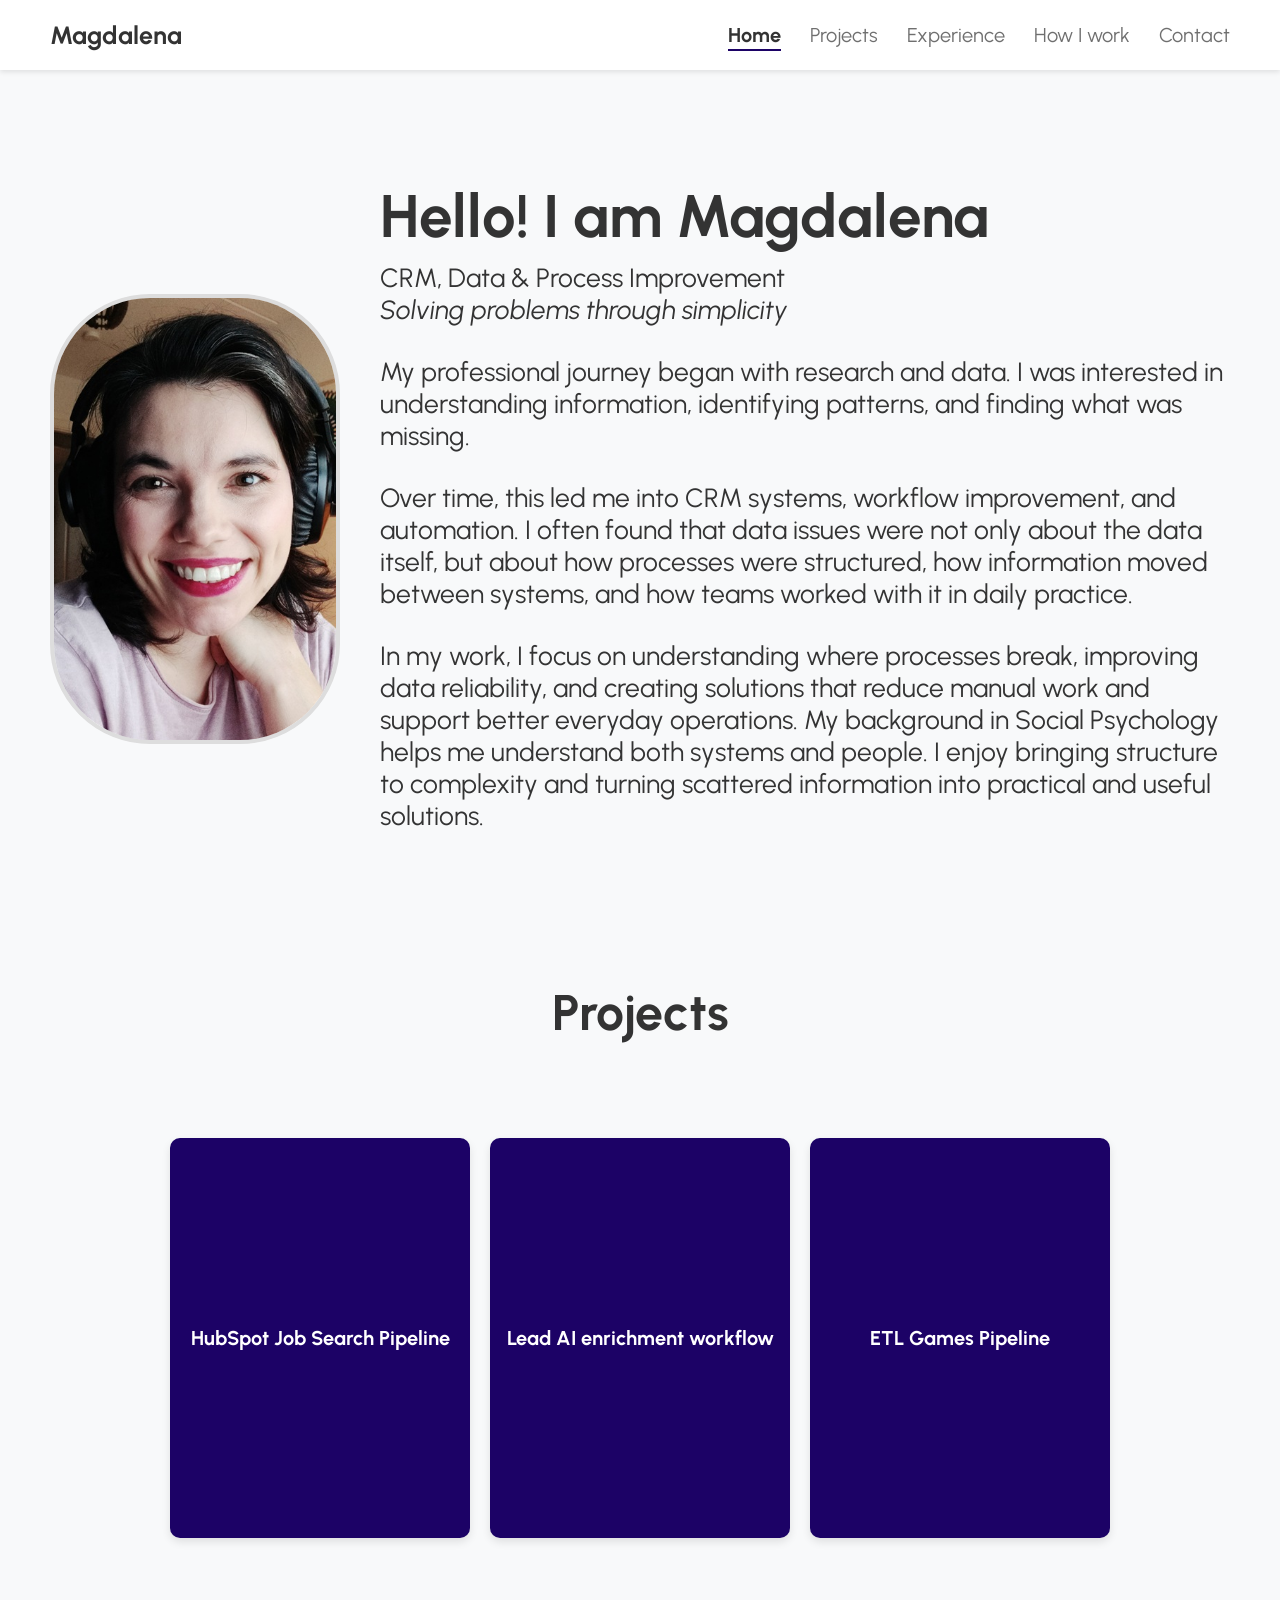
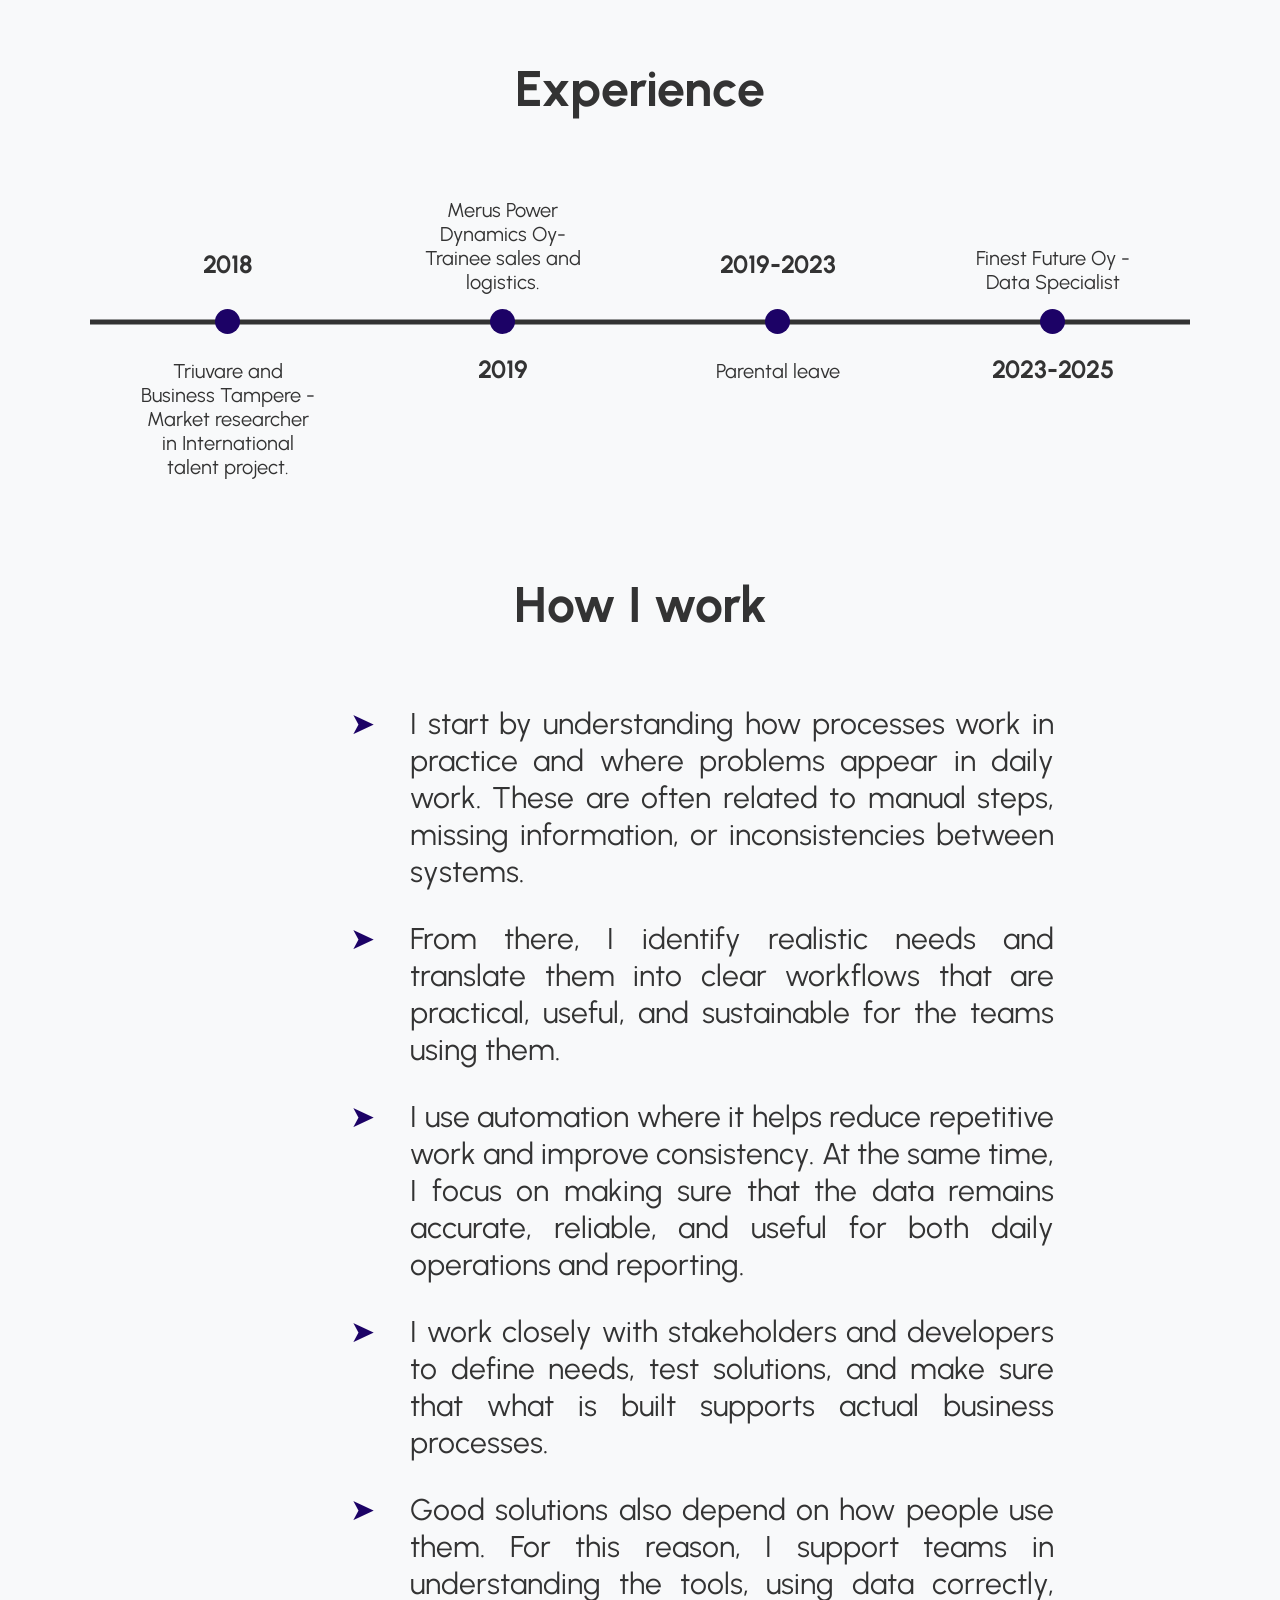
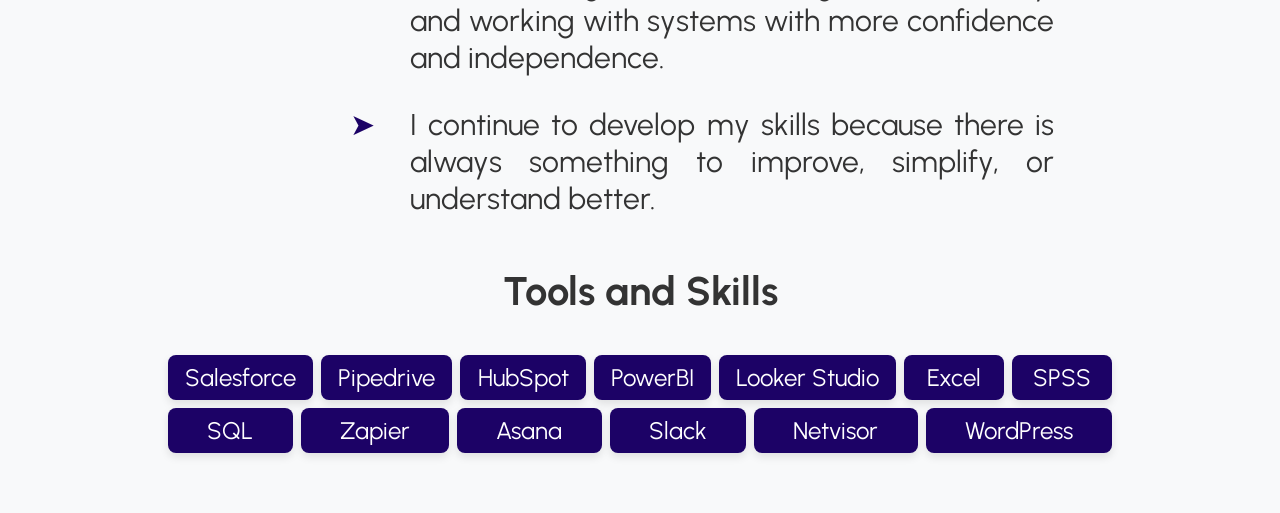
<file: index.html>
<!DOCTYPE html>
<html lang="eng">
<head>
  <meta charset="UTF-8">
  <meta name="viewport" content="width=device-width, initial-scale=1.0">
  <meta name="description" content="Magdalena's personal portfolio - CRM operations and data projects">
  <title>Magdalena portfolio</title>
  <link href="style.css" rel="stylesheet">
  <link rel="stylesheet" href="https://cdnjs.cloudflare.com/ajax/libs/font-awesome/6.5.0/css/all.min.css">
</head>

<body>
  <script type="text/javascript">
      function nocontext(e) {
        var clickedTag = (e==null) ? event.srcElement.tagName : e.target.tagName;
        if (clickedTag == "IMG")
          return false;
      }
      document.oncontextmenu = nocontext;
  </script>
  <!-- Navigation -->
  <header>
    <a href="#" class="logo">Magdalena</a>
    <nav>
      <a href="#" class="active">Home</a>
      <a href="#Projects">Projects</a>
      <a href="#Experience">Experience</a>
      <a href="#Skills">How I work</a>
      <a href="Contact.html">Contact</a>
    </nav>
  </header>

  <!-- MAIN -->
  <main>
    <section class="home">
     <div class="home-img">
        <img src="assets/Portfolio-Photo.jpg" alt="Magdalena photo" draggable="false">
      </div>
      <div class="home-content">
        <h1>Hello! I am Magdalena</h1>
        <p>CRM, Data & Process Improvement <br><em>Solving problems through simplicity</em></p>
        <p>My professional journey began with research and data. I was interested in understanding information, identifying patterns, and finding what was missing.</p> 
          <p>Over time, this led me into CRM systems, workflow improvement, and automation. I often found that data issues were not only about the data itself, but about how processes were structured, how information moved between systems, and how teams worked with it in daily practice.</p>
          <p>In my work, I focus on understanding where processes break, improving data reliability, and creating solutions that reduce manual work and support better everyday operations.
          My background in Social Psychology helps me understand both systems and people. I enjoy bringing structure to complexity and turning scattered information into practical and useful solutions.</p>
      </div>
    </div>
    </section>

    <section class="Projects" id="Projects">
      <h2>Projects</h2>
      <div class="project-grid">
      <a href="projects/hubspot.html" class="project-card">HubSpot Job Search Pipeline</a>
      <a href="projects\Lead Enrichment workflow.html" class="project-card">Lead AI enrichment workflow</a>
      <a href="projects/ETL Games Pipeline.html" class="project-card">ETL Games Pipeline</a>   
  </div>
    </section>
        
    </section>
      <section class="Experience" id="Experience">
        <h2>Experience</h2>
    <div class="timeline">
  <div class="item top">
    <div class="date">2018</div>
    <div class="dot"></div>
    <div class="desc">Triuvare and Business Tampere - Market researcher in International talent project. </div>
  </div>

  <div class="item bottom">
    <div class="desc">Merus Power Dynamics Oy- Trainee sales and logistics.</div>
    <div class="dot"></div>
    <div class="date">2019</div>
  </div>

  <div class="item top">
    <div class="date">2019-2023</div>
    <div class="dot"></div>
    <div class="desc">Parental leave</div>
  </div>

  <div class="item bottom">
    <div class="desc">Finest Future Oy - Data Specialist</div>
    <div class="dot"></div>
    <div class="date">2023-2025</div>
  </div>
</div>

    </section>

    <section class="Skills" id="Skills">
        <h2>How I work</h2>
                  <ul>
                  <li>I start by understanding how processes work in practice and where problems appear in daily work. 
                      These are often related to manual steps, missing information, or inconsistencies between systems.</li>
                  <li>From there, I identify realistic needs and translate them into clear workflows that are practical, useful, and sustainable for the teams using them.</li>
                  <li>I use automation where it helps reduce repetitive work and improve consistency. 
                      At the same time, I focus on making sure that the data remains accurate, reliable, and useful for both daily operations and reporting.</li>
                  <li>I work closely with stakeholders and developers to define needs, test solutions, and make sure that what is built supports actual business processes.</li>
                  <li>Good solutions also depend on how people use them. 
                      For this reason, I support teams in understanding the tools, using data correctly, and working with systems with more confidence and independence.</li>
                  <li>I continue to develop my skills because there is always something to improve, simplify, or understand better.</li>
                  </ul>
                  
        <div class="IT-skills">
          <h3>Tools and Skills</h3>
          <div class="tool-windows">
          <div class="tool-card">Salesforce</div>
          <div class="tool-card">Pipedrive</div>
          <div class="tool-card">HubSpot</div>
          <div class="tool-card">PowerBI</div>
          <div class="tool-card">Looker Studio</div>
          <div class="tool-card">Excel</div>
          <div class="tool-card">SPSS</div>
          <div class="tool-card">SQL</div>
          <div class="tool-card">Zapier</div>
          <div class="tool-card">Asana</div>
          <div class="tool-card">Slack</div>
          <div class="tool-card">Netvisor</div>
          <div class="tool-card">WordPress</div>
        </div>
  </div>
    </section>

  </main>

</body>
</html>
</file>
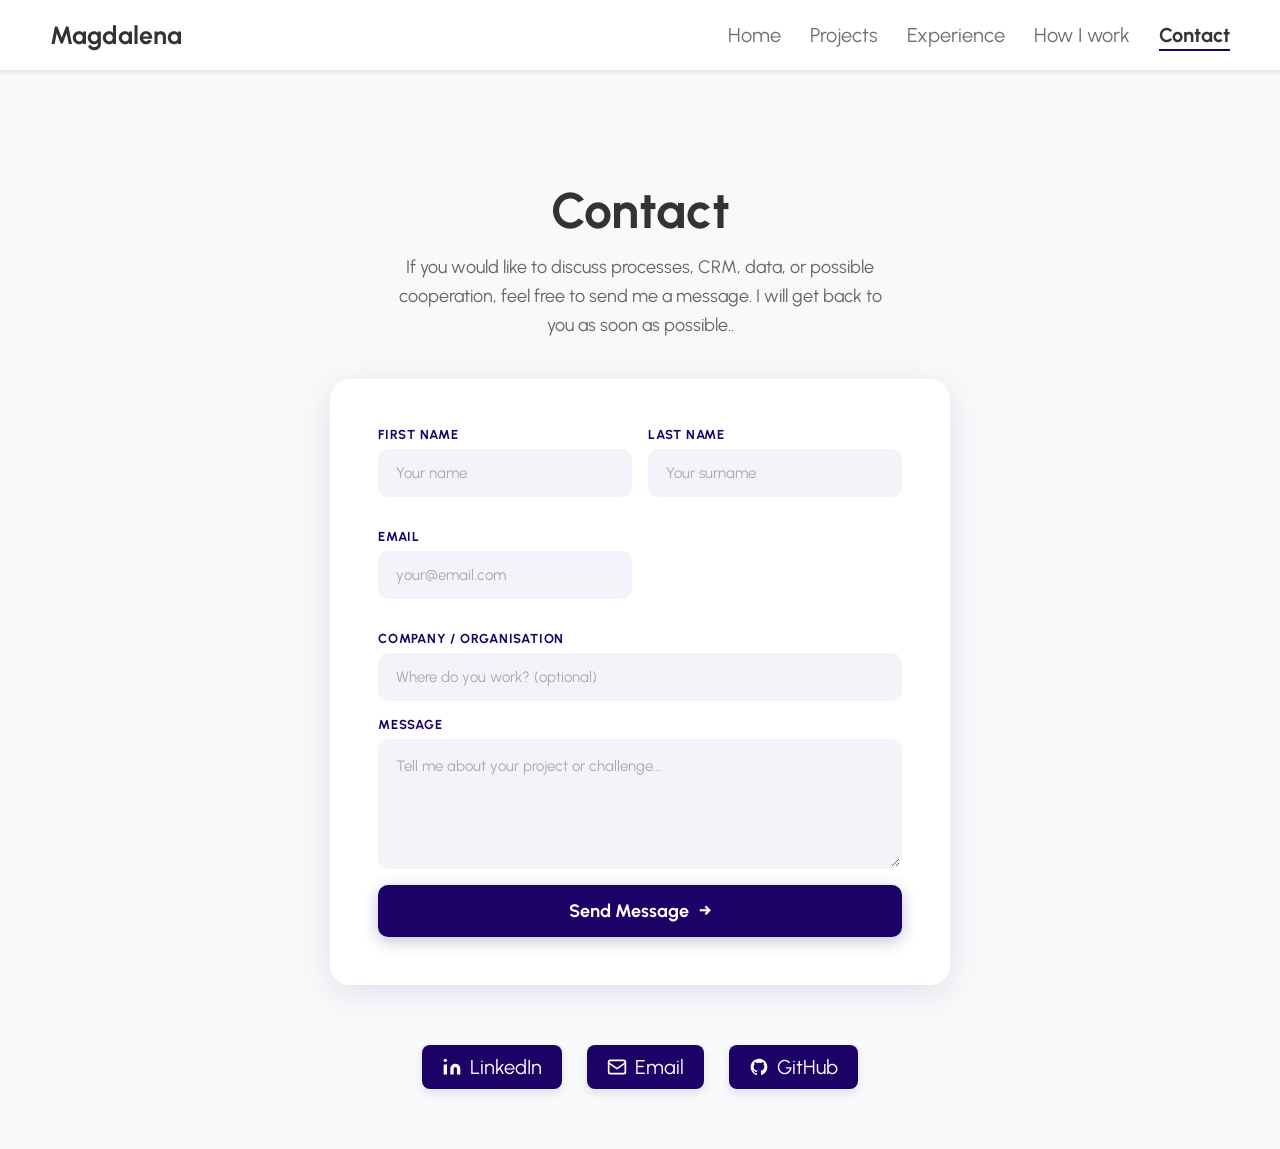
<file: Contact.html>
<!DOCTYPE html>
<html lang="en">
<head>
<meta charset="UTF-8">
<meta name="viewport" content="width=device-width, initial-scale=1.0">
<title>Contact — Magdalena</title>
<link href="https://fonts.googleapis.com/css?family=Urbanist" rel="stylesheet">
<style>
 
:root {
  --base-font: 16px; 
}
 
* {
  margin: 0;
  padding: 0;
  box-sizing: border-box;
  font-family: "Urbanist";
}
 
body {
  background: #f8f9fa;
  color: #333;
  font-size: var(--base-font);
}
 
a {
  text-decoration: none;
  color: inherit;
}
 
 
header {
  width: 100%;
  padding: 20px 50px;
  display: flex;
  justify-content: space-between;
  align-items: center;
  position: fixed;
  top: 0;
  background: white;
  box-shadow: 0 2px 5px rgba(0,0,0,0.1);
  z-index: 100;
}
 
.logo {
  font-size: calc(var(--base-font) * 1.5625);
  font-weight: bold;
}
 
nav a {
  margin-left: calc(var(--base-font) * 1.5625);
  font-size: calc(var(--base-font) * 1.25);
  opacity: .7;
  position: relative;
  padding-bottom: 4px;
  transition: opacity .2s;
}
 
nav a::after {
  content: "";
  position: absolute;
  left: 0;
  bottom: 0;
  width: 0%;
  height: 2px;
  background: #1c0266;
  transition: width .25s;
}
 
nav a:hover,
nav a.active {
  opacity: 1;
  font-weight: bold;
}
 
nav a:hover::after,
nav a.active::after {
  width: 100%;
}
 
main {
  padding-top: 120px;
}
 
.Contact {
  display: flex;
  flex-direction: column;
  align-items: center;
  padding: calc(var(--base-font) * 3.75) calc(var(--base-font) * 3.125);
}
 
.Contact h2 {
  font-size: calc(var(--base-font) * 3.125);
  margin-bottom: calc(var(--base-font) * 0.75);
}
 
.contact-subtitle {
  font-size: calc(var(--base-font) * 1.125);
  color: #666;
  margin-bottom: calc(var(--base-font) * 2.5);
  text-align: center;
  max-width: 500px;
  line-height: 1.6;
}
 
 
.contact-form-card {
  background: white;
  border-radius: 20px;
  box-shadow: 0 8px 32px rgba(28, 2, 102, 0.10);
  padding: 48px;
  width: 100%;
  max-width: 620px;
  margin-bottom: 40px;
}
 
 
.form-row {
  display: grid;
  grid-template-columns: 1fr 1fr;
  gap: 16px;
  margin-bottom: 16px;
}
 
.form-group {
  display: flex;
  flex-direction: column;
  margin-bottom: 16px;
}
 
.form-group label {
  font-size: 13px;
  font-weight: 700;
  color: #1c0266;
  letter-spacing: 0.06em;
  text-transform: uppercase;
  margin-bottom: 7px;
}
 
.form-group input,
.form-group select,
.form-group textarea {
  font-family: "Urbanist";
  font-size: 15px;
  color: #333;
  background: #f4f3f9;
  border: 2px solid transparent;
  border-radius: 10px;
  padding: 13px 16px;
  outline: none;
  transition: border-color 0.2s, background 0.2s;
  width: 100%;
  appearance: none;
  -webkit-appearance: none;
}
 
.form-group select {
  background-image: url("data:image/svg+xml,%3Csvg xmlns='http://www.w3.org/2000/svg' width='12' height='8' viewBox='0 0 12 8'%3E%3Cpath d='M1 1l5 5 5-5' stroke='%231c0266' stroke-width='2' fill='none' stroke-linecap='round'/%3E%3C/svg%3E");
  background-repeat: no-repeat;
  background-position: right 16px center;
  background-color: #f4f3f9;
  padding-right: 40px;
  cursor: pointer;
}
 
.form-group textarea {
  resize: vertical;
  min-height: 130px;
  line-height: 1.6;
}
 
.form-group input:focus,
.form-group select:focus,
.form-group textarea:focus {
  border-color: #1c0266;
  background: #fff;
}
 
.form-group input::placeholder,
.form-group textarea::placeholder {
  color: #aaa;
}
 
.form-group input.valid,
.form-group select.valid,
.form-group textarea.valid {
  border-color: #22c55e;
  background: #f0fdf4;
}
 
.form-group input.invalid,
.form-group select.invalid,
.form-group textarea.invalid {
  border-color: #ef4444;
  background: #fef2f2;
}
.submit-btn {
  font-family: "Urbanist";
  font-size: calc(var(--base-font) * 1.125);
  font-weight: 700;
  color: white;
  background: #1c0266;
  border: none;
  border-radius: 10px;
  padding: 15px 40px;
  width: 100%;
  cursor: pointer;
  box-shadow: 0 4px 16px rgba(28, 2, 102, 0.25);
  transition: transform 0.2s, box-shadow 0.2s, background 0.2s;
  display: flex;
  align-items: center;
  justify-content: center;
  gap: 10px;
  margin-top: 8px;
}
 
.submit-btn:hover {
  transform: translateY(-3px);
  box-shadow: 0 8px 24px rgba(28, 2, 102, 0.35);
  background: #2a0399;
}
 
.submit-btn:active {
  transform: translateY(0);
}
 
.btn-arrow {
  transition: transform 0.2s;
  display: inline-block;
}
 
.submit-btn:hover .btn-arrow {
  transform: translateX(4px);
}
 
 
.error-msg {
  display: none;
  background: #fff0f0;
  border: 1px solid #ffcccc;
  border-radius: 8px;
  padding: 12px 16px;
  font-size: 13px;
  color: #cc0000;
  margin-bottom: 16px;
  text-align: center;
}
 
.success-msg {
  display: none;
  text-align: center;
  padding: 48px 32px;
}
 
.success-icon {
  width: 64px;
  height: 64px;
  background: #1c0266;
  border-radius: 50%;
  display: flex;
  align-items: center;
  justify-content: center;
  margin: 0 auto 20px;
  font-size: 28px;
  color: white;
  animation: popIn 0.4s cubic-bezier(0.175, 0.885, 0.32, 1.275) both;
}
 
@keyframes popIn {
  from { transform: scale(0); opacity: 0; }
  to   { transform: scale(1); opacity: 1; }
}
 
.success-msg h3 {
  font-size: 24px;
  font-weight: 800;
  color: #1c0266;
  margin-bottom: 10px;
}
 
.success-msg p {
  font-size: 15px;
  color: #666;
}
 
 
.spinner {
  display: none;
  width: 18px;
  height: 18px;
  border: 2px solid rgba(255,255,255,0.4);
  border-top-color: white;
  border-radius: 50%;
  animation: spin 0.7s linear infinite;
}
 
@keyframes spin {
  to { transform: rotate(360deg); }
}
 
 
.contact-links {
  display: flex;
  justify-content: center;
  gap: 25px;
  margin-top: 20px;
  flex-wrap: wrap;
}
 
.contact-icon {
  font-size: calc(var(--base-font) * 1.25);
  display: flex;
  align-items: center;
  gap: 8px;
  text-decoration: none;
  color: white;
  padding: 10px 20px;
  border-radius: 8px;
  background: #1c0266;
  box-shadow: 0 4px 8px rgba(0,0,0,0.1);
  transition: .2s;
}
 
.contact-icon:hover {
  transform: translateY(-3px);
  color: white;
}
 
 
@media (max-width: 900px) {
  :root { --base-font: 14px; }
 
  header {
    padding: 15px 25px;
    flex-wrap: wrap;
  }
 
  .contact-form-card {
    padding: 36px 32px;
  }
}
 
@media (max-width: 600px) {
  :root { --base-font: 12px; }
 
  header {
    flex-direction: column;
    align-items: flex-start;
    gap: 8px;
  }
 
  nav a {
    margin-left: 0;
    margin-right: 15px;
  }
 
  .contact-form-card {
    padding: 28px 20px;
    border-radius: 14px;
  }
 
  .form-row {
    grid-template-columns: 1fr;
    gap: 0;
  }
 
  .contact-links {
    gap: 12px;
  }
}
 
</style>
</head>
<body>
 
<header>
  <div class="logo">Magdalena</div>
  <nav>
    <a href="index.html">Home</a>
    <a href="index.html#Projects">Projects</a>
    <a href="index.html#Experience">Experience</a>
    <a href="index.html#Skills">How I work</a>
    <a href="Contact.html" class="active">Contact</a>
  </nav>
</header>
 
<main>
 
<section class="Contact" id="contact">
 
  <h2>Contact</h2>
  <p class="contact-subtitle">If you would like to discuss processes, CRM, data, or possible cooperation, feel free to send me a message. I will get back to you as soon as possible..</p>
 
  <div class="contact-form-card">
 
    <!-- Error message -->
    <div class="error-msg" id="errorMsg">
      Something went wrong. Please try again or email me directly.
    </div>
 
    <!-- FORM -->
    <form id="contactForm">
 
      <div class="form-row">
        <div class="form-group">
          <label for="firstName">First Name</label>
          <input type="text" id="firstName" name="firstName"
            placeholder="Your name" required>
        </div>
        <div class="form-group">
          <label for="lastName">Last Name</label>
          <input type="text" id="lastName" name="lastName"
            placeholder="Your surname" required>
        </div>
        <div class="form-group">
          <label for="email">Email</label>
          <input type="email" id="email" name="email"
            placeholder="your@email.com" required>
        </div>
      </div>
 
      <div class="form-group">
        <label for="company">Company / Organisation</label>
        <input type="text" id="company" name="company"
          placeholder="Where do you work? (optional)">
      </div>
 
      <div class="form-group">
        <label for="message">Message</label>
        <textarea id="message" name="message"
          placeholder="Tell me about your project or challenge..." required></textarea>
      </div>
 
      <button type="submit" class="submit-btn" id="submitBtn">
        <span id="btnText">Send Message</span>
        <span class="btn-arrow" id="btnArrow">→</span>
        <div class="spinner" id="spinner"></div>
      </button>
 
    </form>
 
    <!-- SUCCESS -->
    <div class="success-msg" id="successMsg">
      <div class="success-icon">✓</div>
      <h3>Message sent!</h3>
      <p>Thanks for reaching out. I'll get back to you within 24 hours.</p>
    </div>
 
  </div>
 
  <div class="contact-links">
    <a href="https://www.linkedin.com/in/magdalenafigeland-olechnowicz/" class="contact-icon" target="_blank">
      <svg width="20" height="20" viewBox="0 0 24 24" fill="currentColor">
        <path d="M16 8a6 6 0 016 6v7h-4v-7a2 2 0 00-2-2 2 2 0 00-2 2v7h-4v-7a6 6 0 016-6zM2 9h4v12H2z"/>
        <circle cx="4" cy="4" r="2"/>
      </svg>
      LinkedIn
    </a>
    <a href="mailto:magdalenafigeland@gmail.com" class="contact-icon">
      <svg width="20" height="20" viewBox="0 0 24 24" fill="none" stroke="currentColor" stroke-width="2" stroke-linecap="round" stroke-linejoin="round">
        <rect x="2" y="4" width="20" height="16" rx="2"/>
        <path d="M2 7l10 7 10-7"/>
      </svg>
      Email
    </a>
    <a href="https://github.com/Magdalena-lab" class="contact-icon" target="_blank">
      <svg width="20" height="20" viewBox="0 0 24 24" fill="currentColor">
        <path d="M12 2C6.477 2 2 6.477 2 12c0 4.418 2.865 8.166 6.839 9.489.5.092.682-.217.682-.482 0-.237-.009-.868-.013-1.703-2.782.604-3.369-1.342-3.369-1.342-.454-1.155-1.11-1.462-1.11-1.462-.908-.62.069-.608.069-.608 1.003.07 1.531 1.03 1.531 1.03.892 1.529 2.341 1.087 2.91.832.092-.647.35-1.088.636-1.338-2.22-.253-4.555-1.11-4.555-4.943 0-1.091.39-1.984 1.029-2.683-.103-.253-.446-1.27.098-2.647 0 0 .84-.269 2.75 1.025A9.578 9.578 0 0112 6.836a9.59 9.59 0 012.504.337c1.909-1.294 2.747-1.025 2.747-1.025.546 1.377.202 2.394.1 2.647.64.699 1.028 1.592 1.028 2.683 0 3.842-2.339 4.687-4.566 4.935.359.309.678.919.678 1.852 0 1.336-.012 2.415-.012 2.743 0 .267.18.578.688.48C19.138 20.163 22 16.418 22 12c0-5.523-4.477-10-10-10z"/>
      </svg>
      GitHub
    </a>
  </div>
 
</section>
</main>
 
<script charset="utf-8" type="text/javascript" src="//js-eu1.hsforms.net/forms/embed/v2.js"></script>
 
<script>
const HUBSPOT_PORTAL_ID = '146860386';
const HUBSPOT_FORM_ID   = 'e5ef3292-d675-469f-8527-971d144c4f24';
 
const form       = document.getElementById('contactForm');
const successMsg = document.getElementById('successMsg');
const errorMsg   = document.getElementById('errorMsg');
const submitBtn  = document.getElementById('submitBtn');
const btnText    = document.getElementById('btnText');
const btnArrow   = document.getElementById('btnArrow');
const spinner    = document.getElementById('spinner');
 
form.querySelectorAll('input, select, textarea').forEach(field => {
  field.addEventListener('blur', () => {
    if (field.required && !field.value.trim()) {
      field.classList.add('invalid');
      field.classList.remove('valid');
    } else if (field.value.trim()) {
      field.classList.add('valid');
      field.classList.remove('invalid');
    }
  });
  field.addEventListener('input', () => {
    if (field.classList.contains('invalid') && field.value.trim()) {
      field.classList.remove('invalid');
      field.classList.add('valid');
    }
  });
});
 
form.addEventListener('submit', async function(e) {
  e.preventDefault();
 
  btnText.style.display  = 'none';
  btnArrow.style.display = 'none';
  spinner.style.display  = 'block';
  submitBtn.disabled     = true;
  errorMsg.style.display = 'none';
 
  const payload = {
    fields: [
      { name: 'firstname', value: document.getElementById('firstName').value.trim() },
      { name: 'lastname',  value: document.getElementById('lastName').value.trim() },
      { name: 'email',     value: document.getElementById('email').value.trim() },
      { name: 'company',   value: document.getElementById('company').value.trim() },
      { name: 'message',   value: document.getElementById('message').value.trim() }
    ],
    context: {
      pageUri:  window.location.href,
      pageName: document.title
    }
  };
 
  try {
    const res = await fetch(
      `https://api-eu1.hsforms.com/submissions/v3/integration/submit/${HUBSPOT_PORTAL_ID}/${HUBSPOT_FORM_ID}`,
      {
        method:  'POST',
        headers: { 'Content-Type': 'application/json' },
        body:    JSON.stringify(payload)
      }
    );
 
    if (res.ok) {
      form.style.display       = 'none';
      successMsg.style.display = 'block';
    } else {
      const errBody = await res.json().catch(() => ({}));
      console.error('HubSpot error', res.status, errBody);
      throw new Error('HubSpot error ' + res.status);
    }
 
  } catch (err) {
    console.error(err);
    errorMsg.style.display = 'block';
    btnText.style.display  = 'inline';
    btnArrow.style.display = 'inline';
    spinner.style.display  = 'none';
    submitBtn.disabled     = false;
  }
});
</script>
 
</body>
</html>

</script>
  
</div>
</body>
</html>
</file>
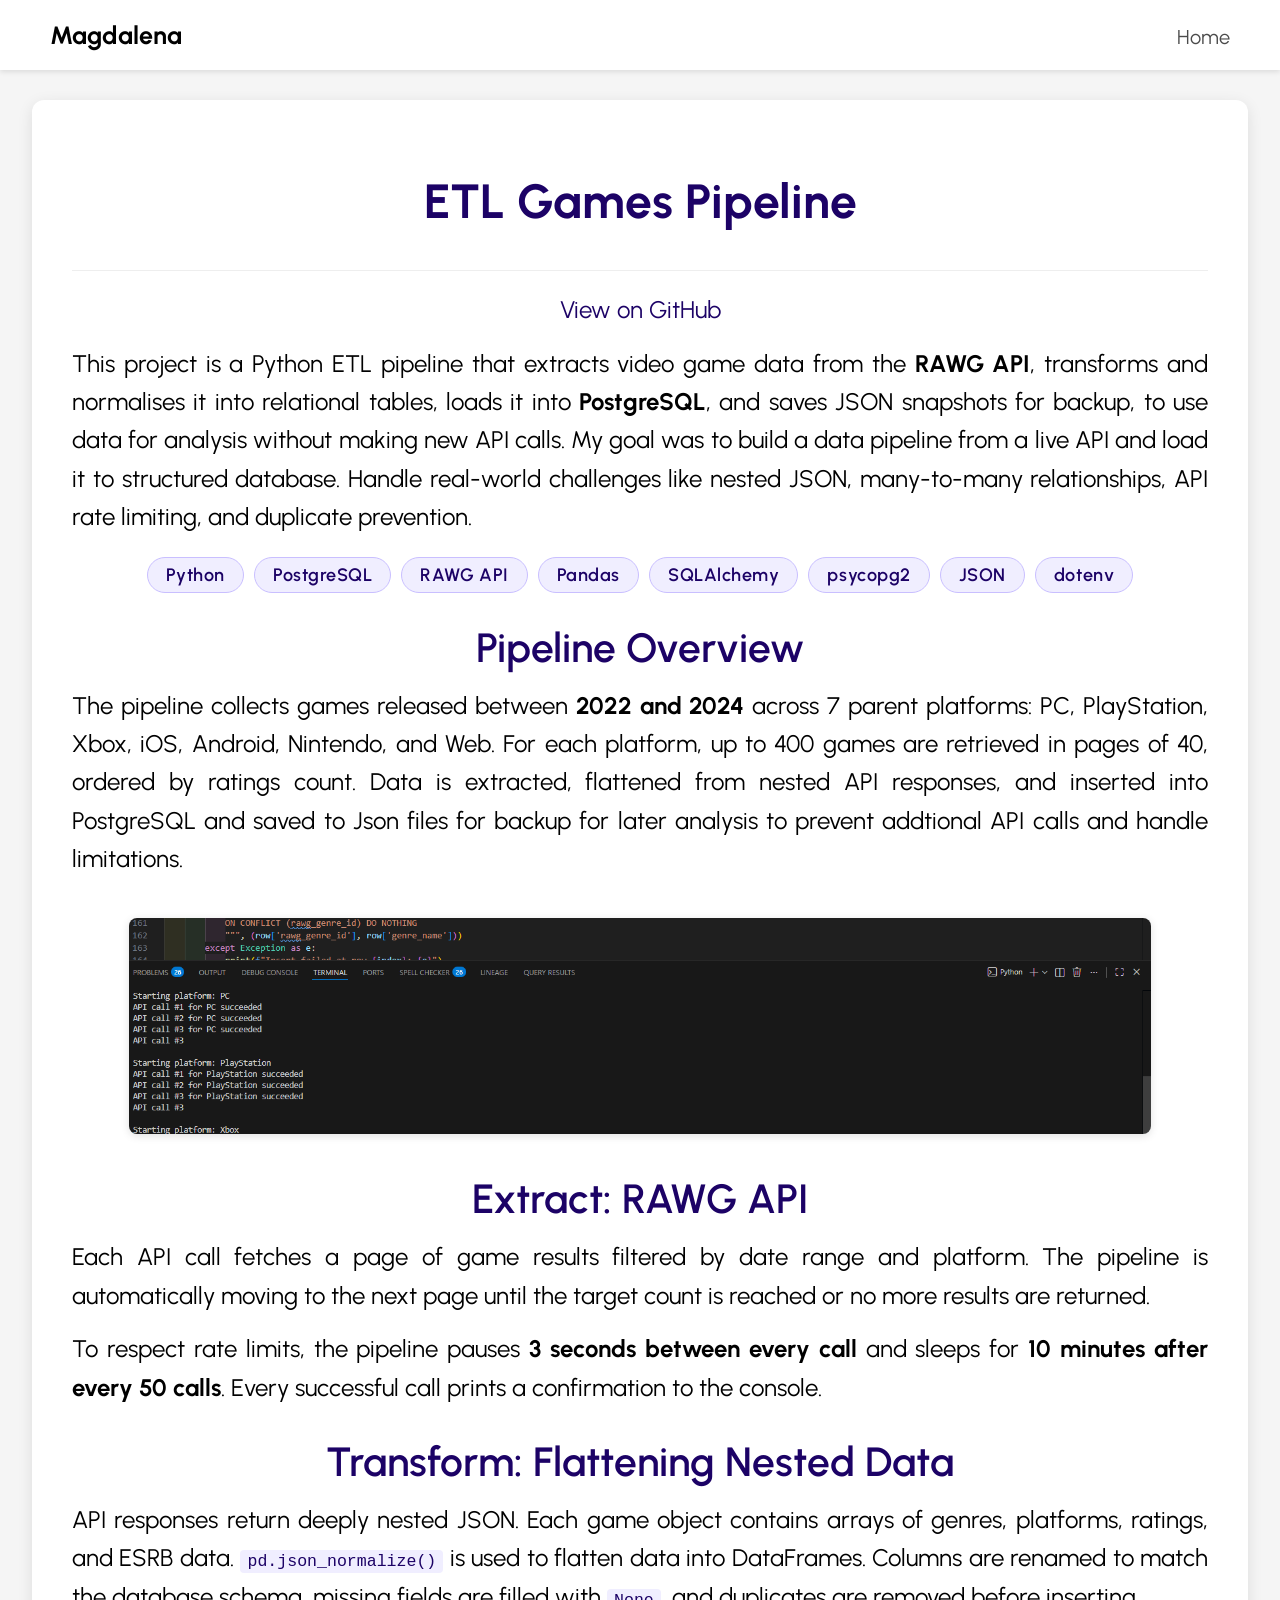
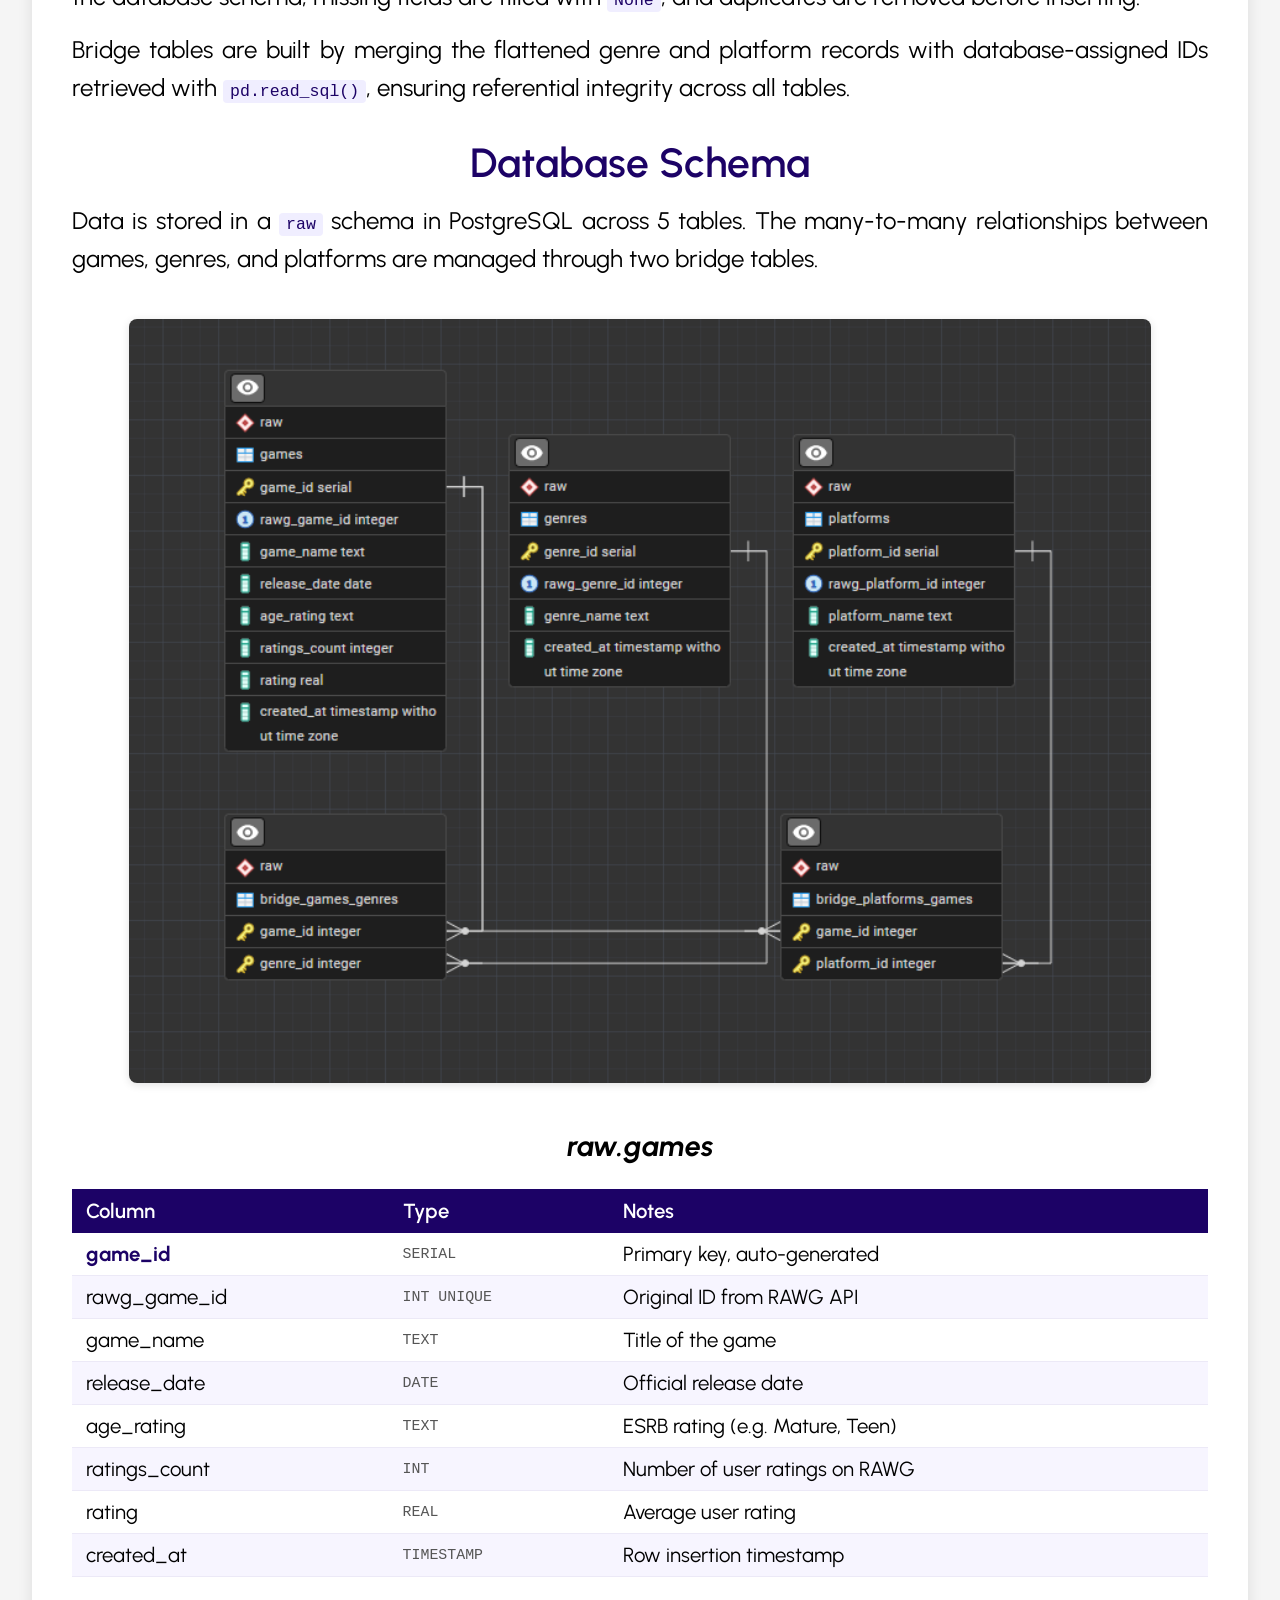
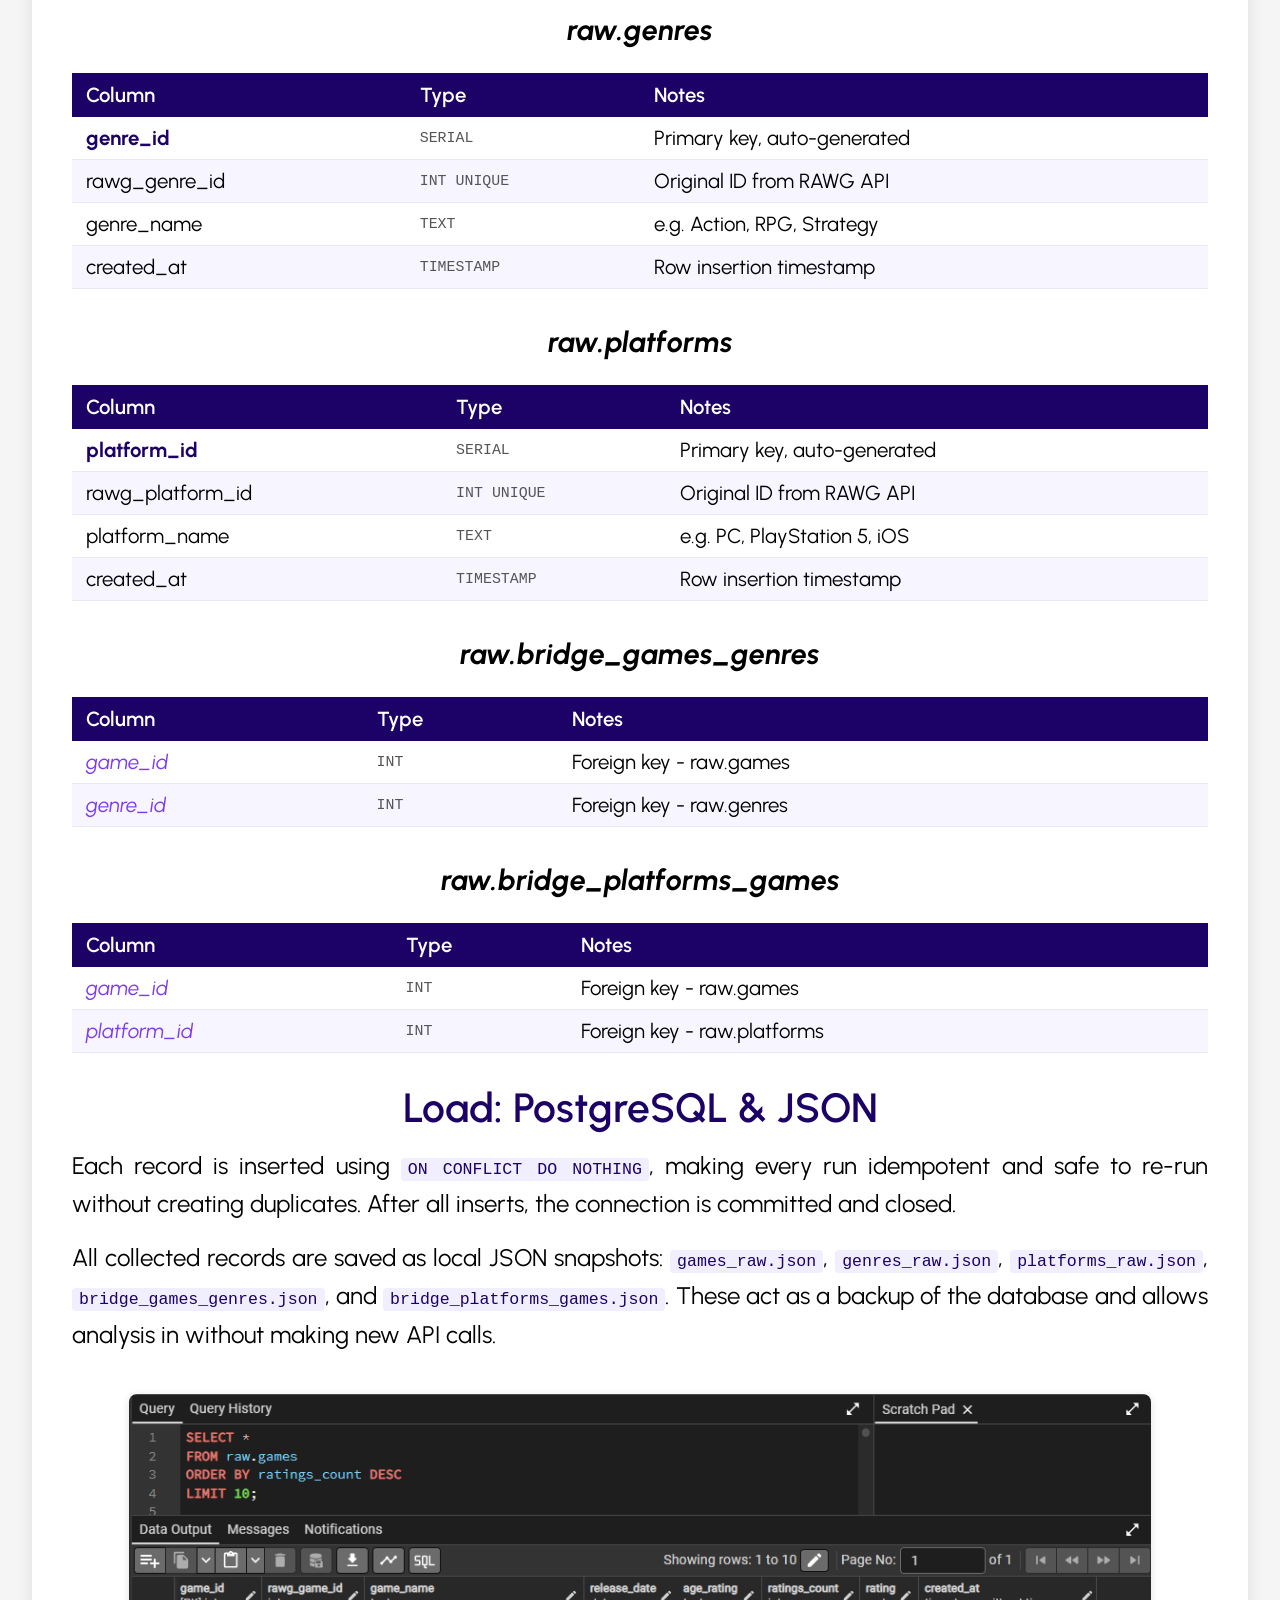
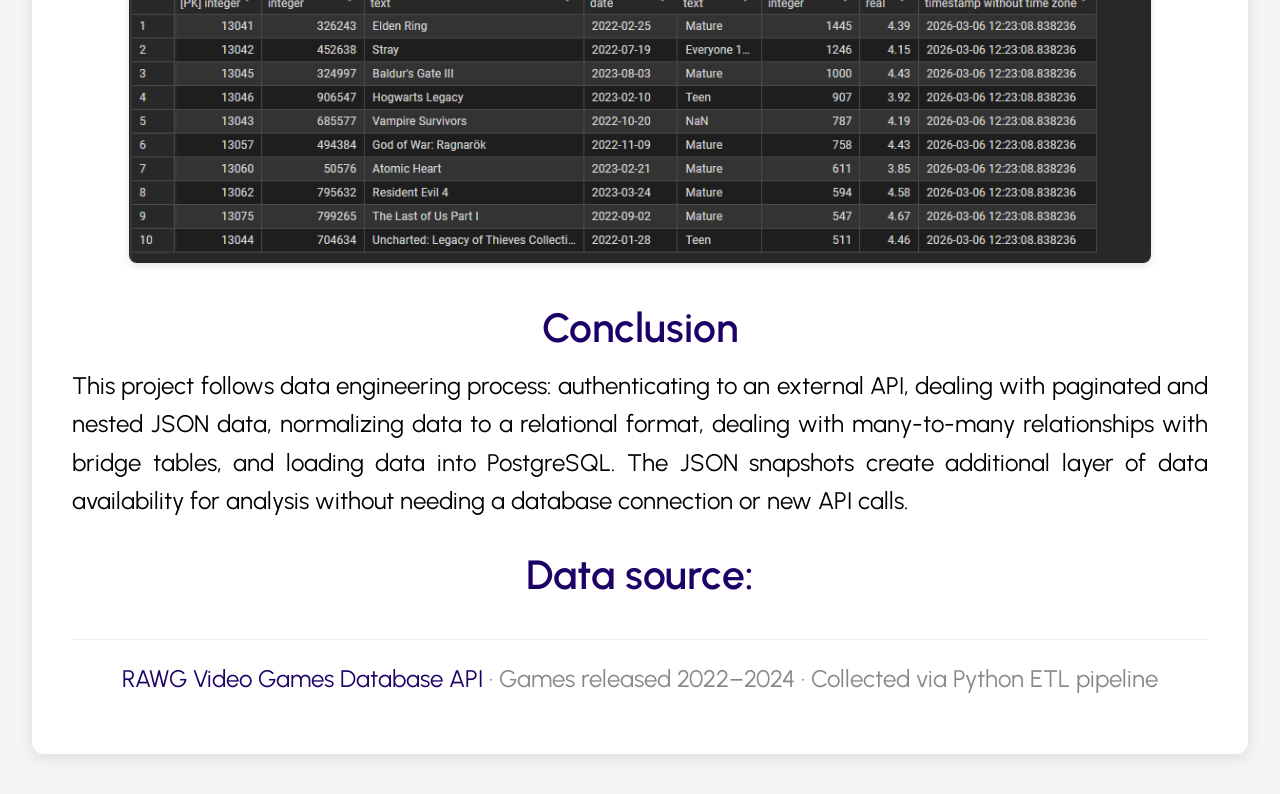
<file: projects/ETL Games Pipeline.html>
<!DOCTYPE html>
<html lang="en">

<head>
  <meta charset="UTF-8">
  <title>ETL Games Project</title>
  <link href='https://fonts.googleapis.com/css?family=Urbanist' rel='stylesheet'>

  <style>
    body {
      font-family: 'Urbanist';
      font-size: 1.5em;
      margin: 0;
      padding: 0;
      background: #f5f5f5;
      display: flex;
      flex-direction: column;
      align-items: center;
      justify-content: flex-start;
      min-height: 100vh;
    }

    .container {
      max-width: 1300px;
      width: 95%;
      background: white;
      padding: 40px;
      margin: 100px auto 40px;
      border-radius: 12px;
      box-shadow: 0 4px 15px rgba(0,0,0,0.1);
      text-align: justify;
    }

    h1 {
      color: #1c0266;
      margin-bottom: 20px;
      text-align: center;
    }

    h2 {
      color: #1c0266;
      font-size: 1.7em;
      font-weight: 600;
      margin-top: 30px;
      margin-bottom: 15px;
      text-align: center;
    }

    h3 {
      font-size: 1.2em;
      color: #000;
      line-height: 1.6;
      font-style: italic;
      font-weight: bold;
      margin-bottom: 20px;
      text-align: center;
    }

    img {
      width: 90%;
      height: auto;
      display: block;
      margin: 40px auto;
      border-radius: 8px;
      box-shadow: 0 2px 8px rgba(0,0,0,0.12);
    }

    p {
      margin-bottom: 15px;
      line-height: 1.6;
      margin-top: 15px;
    }

    ul {
      text-align: justify;
      margin-left: 20px;
      line-height: 1.8;
    }

    li {
      margin-bottom: 6px;
    }

    code {
      background: #f0eeff;
      color: #1c0266;
      padding: 2px 7px;
      border-radius: 4px;
      font-size: 0.85em;
      font-family: monospace;
    }

    .schema-table {
      width: 100%;
      border-collapse: collapse;
      margin: 20px 0 30px;
      font-size: 0.85em;
    }

    .schema-table th {
      background: #1c0266;
      color: white;
      padding: 10px 14px;
      text-align: left;
      font-weight: 600;
    }

    .schema-table td {
      padding: 9px 14px;
      border-bottom: 1px solid #ece9f7;
    }

    .schema-table tr:nth-child(even) td {
      background: #f7f5ff;
    }

    .schema-table tr:hover td {
      background: #ede9fc;
    }

    .pk   { color: #1c0266; font-weight: bold; }
    .fk   { color: #7c3aed; font-style: italic; }
    .type { color: #555; font-family: monospace; font-size: 0.9em; }

    .tech-pills {
      display: flex;
      flex-wrap: wrap;
      gap: 10px;
      justify-content: center;
      margin: 20px 0 30px;
    }

    .pill {
      background: #f0eeff;
      color: #1c0266;
      border: 1px solid #c9bfff;
      border-radius: 20px;
      padding: 6px 18px;
      font-size: 0.75em;
      font-weight: 600;
      letter-spacing: 0.03em;
    }

    * {
      box-sizing: border-box;
      font-family: "Urbanist";
    }

    a {
      text-decoration: none;
      color: inherit;
    }

    header {
      width: 100%;
      padding: 20px 50px;
      display: flex;
      justify-content: space-between;
      align-items: center;
      position: fixed;
      top: 0;
      background: white;
      box-shadow: 0 2px 5px rgba(0,0,0,0.1);
      z-index: 100;
    }

    .logo {
      font-size: 25px;
      font-weight: bold;
    }

    nav a {
      margin-left: 25px;
      font-size: 20px;
      opacity: .7;
      position: relative;
      padding-bottom: 4px;
      transition: opacity .2s;
    }

    nav a::after {
      content: "";
      position: absolute;
      left: 0;
      bottom: 0;
      width: 0%;
      height: 2px;
      background: #1c0266;
      transition: width .25s;
    }

    nav a:hover,
    nav a.active {
      opacity: 1;
      font-weight: bold;
    }

    nav a:hover::after,
    nav a.active::after {
      width: 100%;
    }
  </style>
</head>

<body>

  <header>
    <a href="../index.html" class="logo">Magdalena</a>
    <nav>
      <a href="../index.html">Home</a>
    </nav>
  </header>

  <div class="container">

    <h1>ETL Games Pipeline</h1>
    <p style="text-align: center; font-size: 1.0em; margin-top: 40px; border-top: 1px solid #eee; padding-top: 20px;">
    <a href="https://github.com/Magdalena-lab/Games_Genres_ETL" target="_blank" style="color: #1c0266;">View on GitHub</a> </p>
    <p>
      This project is a Python ETL pipeline that extracts video game data from the <strong>RAWG API</strong>,
      transforms and normalises it into relational tables, loads it into <strong>PostgreSQL</strong>,
      and saves JSON snapshots for backup, to use data for analysis without making new API calls.
      My goal was to build a data pipeline from a live API and load it to structured database. 
      Handle real-world challenges like nested JSON, many-to-many relationships, API rate limiting, and duplicate prevention.
    </p>

    <div class="tech-pills">
      <span class="pill">Python</span>
      <span class="pill">PostgreSQL</span>
      <span class="pill">RAWG API</span>
      <span class="pill">Pandas</span>
      <span class="pill">SQLAlchemy</span>
      <span class="pill">psycopg2</span>
      <span class="pill">JSON</span>
      <span class="pill">dotenv</span>
    </div>

    <h2>Pipeline Overview</h2>
    <p>
      The pipeline collects games released between <strong>2022 and 2024</strong> across 7 parent platforms:
      PC, PlayStation, Xbox, iOS, Android, Nintendo, and Web.
      For each platform, up to 400 games are retrieved in pages of 40, ordered by ratings count.
      Data is extracted, flattened from nested API responses, and inserted into PostgreSQL 
      and saved to Json files for backup for later analysis to prevent addtional API calls and handle limitations.
    </p>

    <img src="../assets/Terminal Output_1.png" alt="Terminal output showing pipeline running" />

    <h2>Extract: RAWG API</h2>
    <p>
      Each API call fetches a page of game results filtered by date range and platform.
      The pipeline is automatically moving to the next page until the target count is reached
      or no more results are returned.
    </p>
    <p>
      To respect rate limits, the pipeline pauses <strong>3 seconds between every call</strong>
      and sleeps for <strong>10 minutes after every 50 calls</strong>.
      Every successful call prints a confirmation to the console.
    </p>

    <h2>Transform: Flattening Nested Data</h2>
    <p>
      API responses return deeply nested JSON. Each game object contains arrays of genres, platforms,
      ratings, and ESRB data. <code>pd.json_normalize()</code> is used to flatten data into DataFrames.
      Columns are renamed to match the database schema, missing fields are filled with <code>None</code>,
      and duplicates are removed before inserting.
    </p>
    <p>
      Bridge tables are built by merging the flattened genre and platform records with database-assigned IDs
      retrieved with <code>pd.read_sql()</code>, ensuring referential integrity across all tables.
    </p>

    <h2>Database Schema</h2>
    <p>
      Data is stored in a <code>raw</code> schema in PostgreSQL across 5 tables.
      The many-to-many relationships between games, genres, and platforms are managed through two bridge tables.
    </p>

    <img src="../assets/ERD schema games_genres_platforms.png" alt="Entity Relationship Diagram showing all 5 tables" />

    <h3>raw.games</h3>
    <table class="schema-table">
      <thead><tr><th>Column</th><th>Type</th><th>Notes</th></tr></thead>
      <tbody>
        <tr><td class="pk">game_id</td><td class="type">SERIAL</td><td>Primary key, auto-generated</td></tr>
        <tr><td>rawg_game_id</td><td class="type">INT UNIQUE</td><td>Original ID from RAWG API</td></tr>
        <tr><td>game_name</td><td class="type">TEXT</td><td>Title of the game</td></tr>
        <tr><td>release_date</td><td class="type">DATE</td><td>Official release date</td></tr>
        <tr><td>age_rating</td><td class="type">TEXT</td><td>ESRB rating (e.g. Mature, Teen)</td></tr>
        <tr><td>ratings_count</td><td class="type">INT</td><td>Number of user ratings on RAWG</td></tr>
        <tr><td>rating</td><td class="type">REAL</td><td>Average user rating</td></tr>
        <tr><td>created_at</td><td class="type">TIMESTAMP</td><td>Row insertion timestamp</td></tr>
      </tbody>
    </table>

    <h3>raw.genres</h3>
    <table class="schema-table">
      <thead><tr><th>Column</th><th>Type</th><th>Notes</th></tr></thead>
      <tbody>
        <tr><td class="pk">genre_id</td><td class="type">SERIAL</td><td>Primary key, auto-generated</td></tr>
        <tr><td>rawg_genre_id</td><td class="type">INT UNIQUE</td><td>Original ID from RAWG API</td></tr>
        <tr><td>genre_name</td><td class="type">TEXT</td><td>e.g. Action, RPG, Strategy</td></tr>
        <tr><td>created_at</td><td class="type">TIMESTAMP</td><td>Row insertion timestamp</td></tr>
      </tbody>
    </table>

    <h3>raw.platforms</h3>
    <table class="schema-table">
      <thead><tr><th>Column</th><th>Type</th><th>Notes</th></tr></thead>
      <tbody>
        <tr><td class="pk">platform_id</td><td class="type">SERIAL</td><td>Primary key, auto-generated</td></tr>
        <tr><td>rawg_platform_id</td><td class="type">INT UNIQUE</td><td>Original ID from RAWG API</td></tr>
        <tr><td>platform_name</td><td class="type">TEXT</td><td>e.g. PC, PlayStation 5, iOS</td></tr>
        <tr><td>created_at</td><td class="type">TIMESTAMP</td><td>Row insertion timestamp</td></tr>
      </tbody>
    </table>

    <h3>raw.bridge_games_genres</h3>
    <table class="schema-table">
      <thead><tr><th>Column</th><th>Type</th><th>Notes</th></tr></thead>
      <tbody>
        <tr><td class="fk">game_id</td><td class="type">INT</td><td>Foreign key - raw.games</td></tr>
        <tr><td class="fk">genre_id</td><td class="type">INT</td><td>Foreign key - raw.genres</td></tr>
      </tbody>
    </table>

    <h3>raw.bridge_platforms_games</h3>
    <table class="schema-table">
      <thead><tr><th>Column</th><th>Type</th><th>Notes</th></tr></thead>
      <tbody>
        <tr><td class="fk">game_id</td><td class="type">INT</td><td>Foreign key - raw.games</td></tr>
        <tr><td class="fk">platform_id</td><td class="type">INT</td><td>Foreign key - raw.platforms</td></tr>
      </tbody>
    </table>

    <h2>Load: PostgreSQL & JSON</h2>
    <p>
      Each record is inserted using <code>ON CONFLICT DO NOTHING</code>, making every run idempotent and
      safe to re-run without creating duplicates.
      After all inserts, the connection is committed and closed.
    </p>
    <p>
      All collected records are saved as local JSON snapshots:
      <code>games_raw.json</code>, <code>genres_raw.json</code>, <code>platforms_raw.json</code>,
      <code>bridge_games_genres.json</code>, and <code>bridge_platforms_games.json</code>.
      These act as a backup of the database and allows analysis in without making new API calls.
    </p>

    <img src="../assets/PgAdmin-query.png" alt="pgAdmin showing query results from the games table" />

    <h2>Conclusion</h2>
    <p>
      This project follows data engineering process: authenticating to an external API,
      dealing with paginated and nested JSON data, normalizing data to a relational format, dealing with many-to-many relationships with bridge tables,
      and loading data into PostgreSQL. The JSON snapshots create additional layer of data availability for analysis without needing a database connection or new API calls.
    </p>
    <h2>Data source:</h2>  
    <p style="text-align: center; font-size: 1.0em; color: #888; margin-top: 40px; border-top: 1px solid #eee; padding-top: 20px;">
    <a href="https://rawg.io/apidocs" target="_blank" style="color: #1c0266;">RAWG Video Games Database API</a> 
    · Games released 2022–2024 · Collected via Python ETL pipeline
    </p>

  </div>
</body>
</html>
</file>
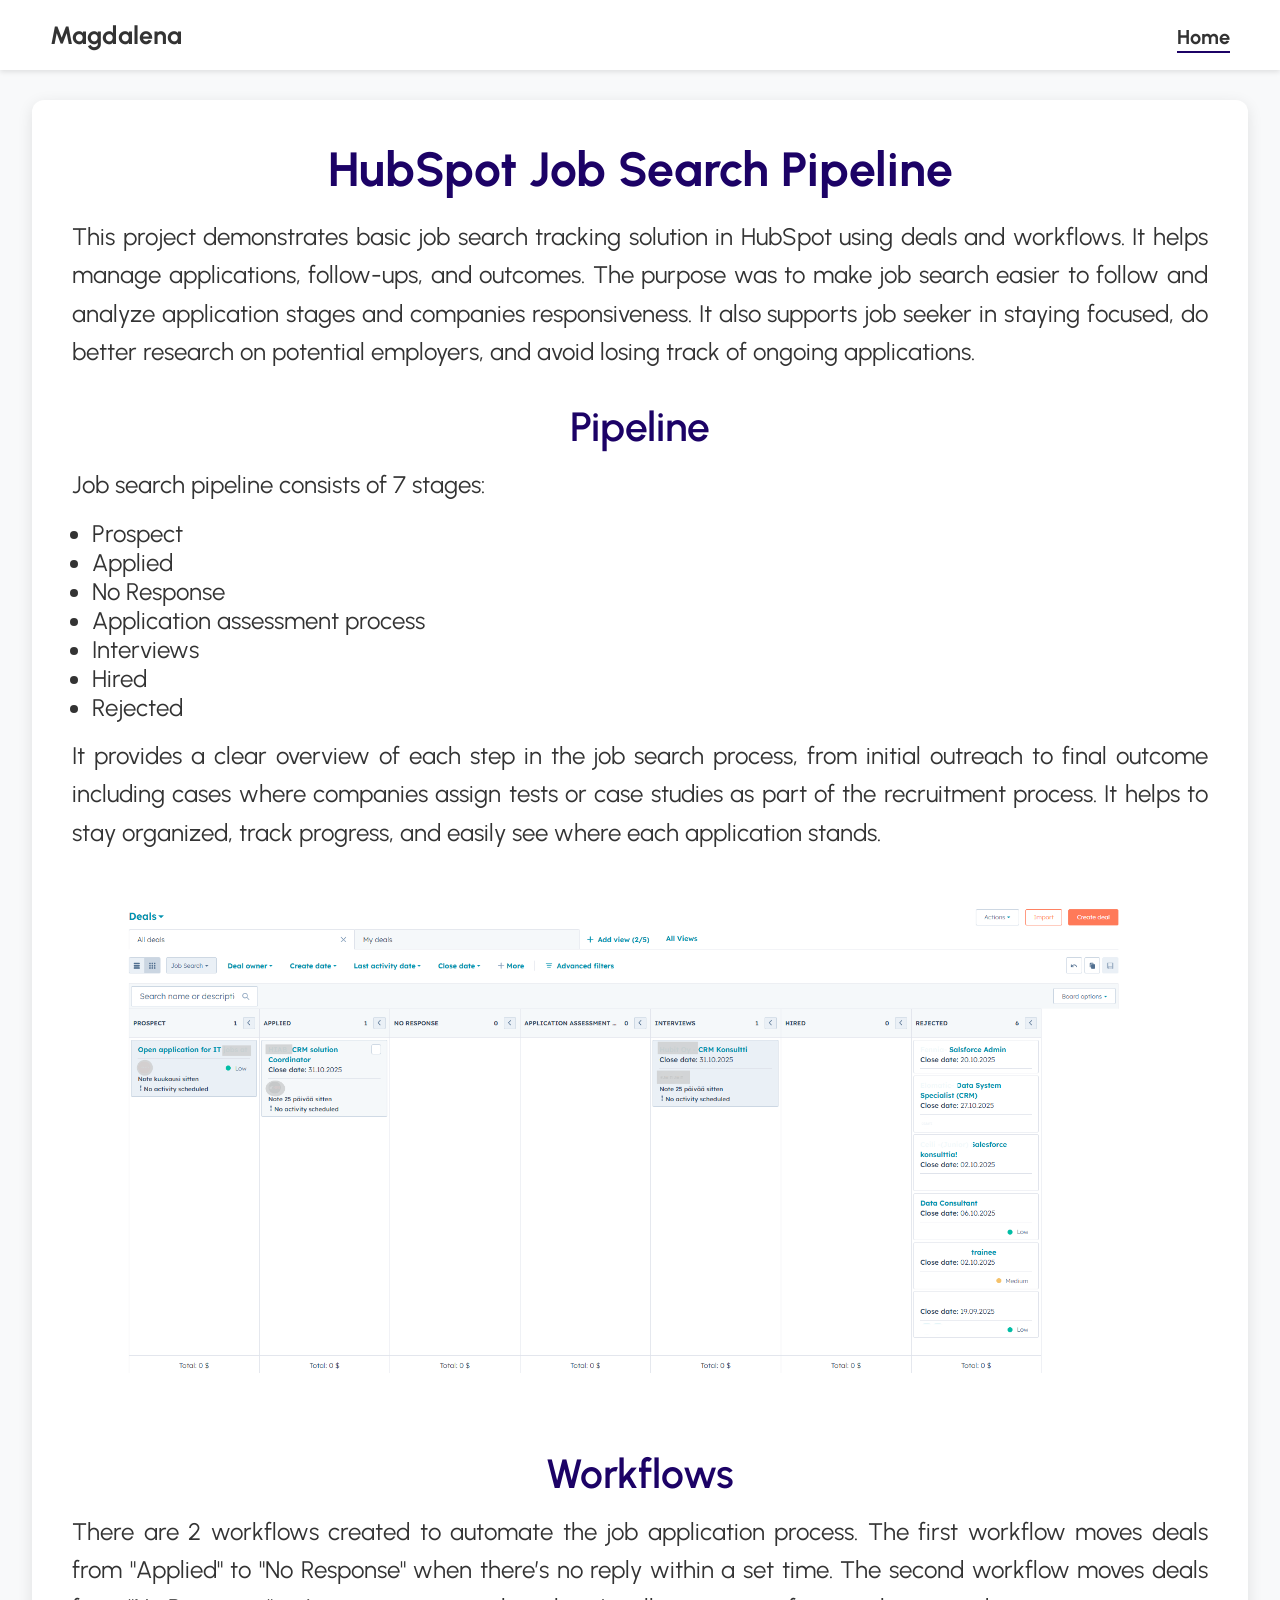
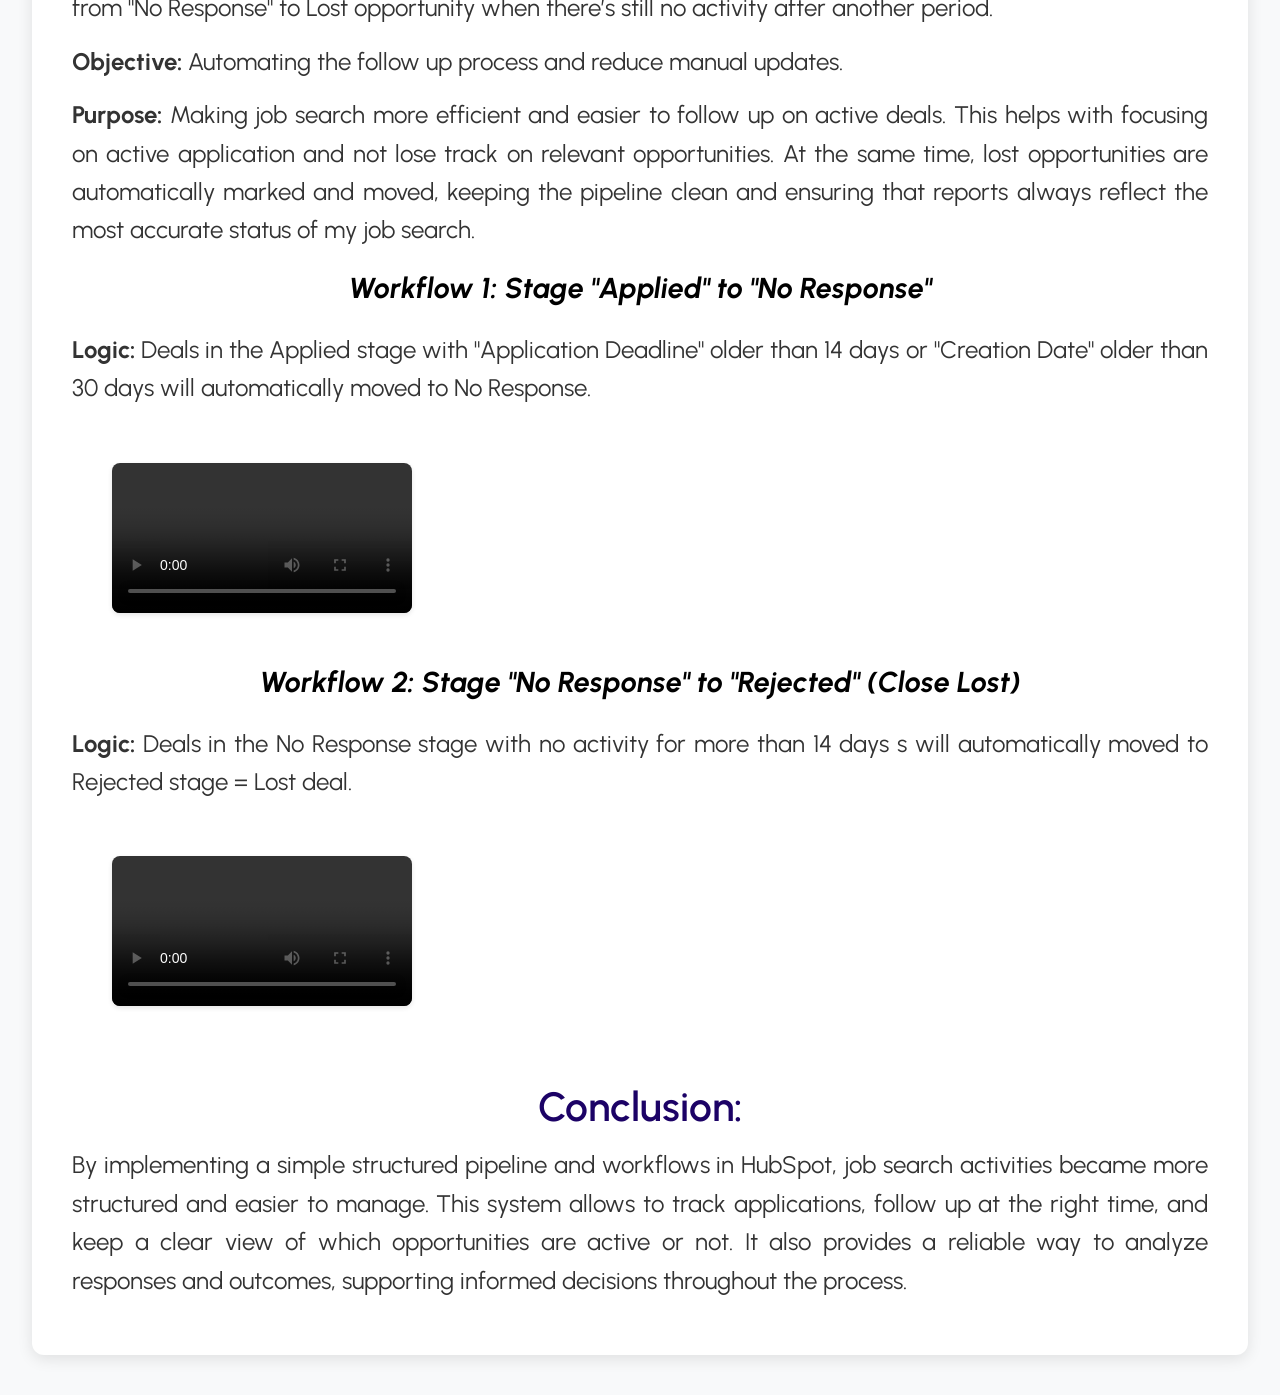
<file: projects/hubspot.html>
<!DOCTYPE html>
<html lang="en">

<head>
  <meta charset="UTF-8">
  <title>HubSpot Workflow Project</title>
  <link href='https://fonts.googleapis.com/css?family=Urbanist' rel='stylesheet'>

  <style>
    body {
      font-family: 'Urbanist';
      font-size: 1.5em;;
      margin: 0;
      padding: 0;
      background: #f5f5f5;
      display: flex;
      flex-direction: column;
      align-items: center;
      justify-content: flex-start;
      min-height: 100vh;
    }

    .container {
      max-width: 1300px;
      width: 95%;
      background: white;
      padding: 40px;
      margin: 100px auto 40px; 
      border-radius: 12px;
      box-shadow: 0 4px 15px rgba(0,0,0,0.1);
      text-align: justify;
    }
     h1 {
      color: #1c0266;
      margin-bottom: 20px;
      text-align: center;
    }
     h2 {
      color: #1c0266;
      font-size: 1.7em; 
      font-weight: 600; 
      margin-top: 30px;  
      margin-bottom: 15px;
      text-align: center;
}
    h3 {
      font-size: 1.2em;
      color: #000;
      line-height: 1.6;
      font-style: italic;
      font-weight: bold; 
      margin-bottom: 20px;
      text-align: center;
    }
    img {
      width: 90%;
      height: auto;
      margin: 40px;
    }
    video {
      max-width: 80%;
      margin: 40px;
      border-radius: 8px;
      box-shadow: 0 2px 5px rgba(0,0,0,0.1);
    }
    p {
      margin-bottom: 15px;
      line-height: 1.6;
      margin-top: 15px;
     }
    ul {
      text-align: justify;
      margin-left: 20px;
    }
    
    * {
      margin: 0;
      padding: 0;
      box-sizing: border-box;
      font-family: "Urbanist";
    }

    body {
      background: #f8f9fa;
      color: #333;
    }

    a {
      text-decoration: none;
      color: inherit;
    }

    header {
      width: 100%;
      padding: 20px 50px;
      display: flex;
      justify-content: space-between;
      align-items: center;
      position: fixed;
      top: 0;
      background: white;
      box-shadow: 0 2px 5px rgba(0,0,0,0.1);
      z-index: 100;
  }

    .logo {
      font-size: 25px;
      font-weight: bold;
    }

    nav a {
      margin-left: 25px;
      font-size: 20px;
      opacity: .7;
      position: relative;
      padding-bottom: 4px;
      transition: opacity .2s;
    }

    nav a::after {
      content: "";
      position: absolute;
      left: 0;
      bottom: 0;
      width: 0%;
      height: 2px;
      background: #1c0266;
      transition: width .25s;
    }

    nav a:hover,
    nav a.active {
      opacity: 1;
      font-weight: bold;
    }

    nav a:hover::after,
    nav a.active::after {
      width: 100%;
    }

  </style>
</head>
<body>

  <header>
  <a href="../index.html" class="logo">Magdalena</a>
  <nav>
    <a href="../index.html" class="active">Home</a>
  </nav>
</header>

  <div class="container">
    <h1>HubSpot Job Search Pipeline</h1>
    <p>This project demonstrates basic job search tracking solution in HubSpot using deals and workflows. It helps manage applications, follow-ups, and outcomes.
      The purpose was to make job search easier to follow and analyze application stages and companies responsiveness.
      It also supports job seeker in staying focused, do better research on potential employers, and avoid losing track of ongoing applications.</p>

    <h2>Pipeline</h2>
    <p>Job search pipeline consists of 7 stages:</p> 
      <ul>
      <li>Prospect</li> 
      <li>Applied</li>
      <li>No Response</li>
      <li>Application assessment process</li>
      <li>Interviews</li>
      <li>Hired</li> 
      <li>Rejected</li>
      </ul>
      <p>It provides a clear overview of each step in the job search process, from initial outreach to final outcome including cases where companies assign tests or case studies as part of the recruitment process.
      It helps to stay organized, track progress, and easily see where each application stands.</p>

    
    <img src="../assets/Pipeline.png" alt="Pipeline"></img>
    

    <h2>Workflows</h2>
  <p>There are 2 workflows created to automate the job application process.
      The first workflow moves deals from "Applied" to "No Response" when there’s no reply within a set time.
      The second workflow moves deals from "No Response" to Lost  opportunity when there’s still no activity after another period.</p>
    <p><strong>Objective:</strong> Automating the follow up process and reduce manual updates.</p>
    <p><strong>Purpose:</strong> Making job search more efficient and easier to follow up on active deals. This helps with focusing on active application and not lose track on relevant opportunities. 
    At the same time, lost opportunities are automatically marked and moved, keeping the pipeline clean and ensuring that reports always reflect the most accurate status of my job search.</p>

    <h3>Workflow 1: Stage "Applied" to "No Response" </h3>
    <p><strong>Logic:</strong> Deals in the Applied stage with "Application Deadline" older than 14 days or "Creation Date" older than 30 days will automatically moved to No Response.</p>

    <video controls src="../assets/Workflow-1-Testing.mp4" type="video/mp4"></video>
    
    <h3>Workflow 2: Stage "No Response" to "Rejected" (Close Lost)</h3>
    <p><strong>Logic:</strong> Deals in the No Response stage with no activity for more than 14 days s will automatically moved to Rejected stage = Lost deal.</p>

    <video controls src="../assets/workflow-2-Close Lost.mp4" type="video/mp4"></video>

    <h2>Conclusion:</h2>
    <p>By implementing a simple structured pipeline and workflows in HubSpot, job search activities became more structured and easier to manage.
This system allows to track applications, follow up at the right time, and keep a clear view of which opportunities are active or not.
It also provides a reliable way to analyze responses and outcomes, supporting informed decisions throughout the process.</p>
  </div>
</body>
</html>
</file>
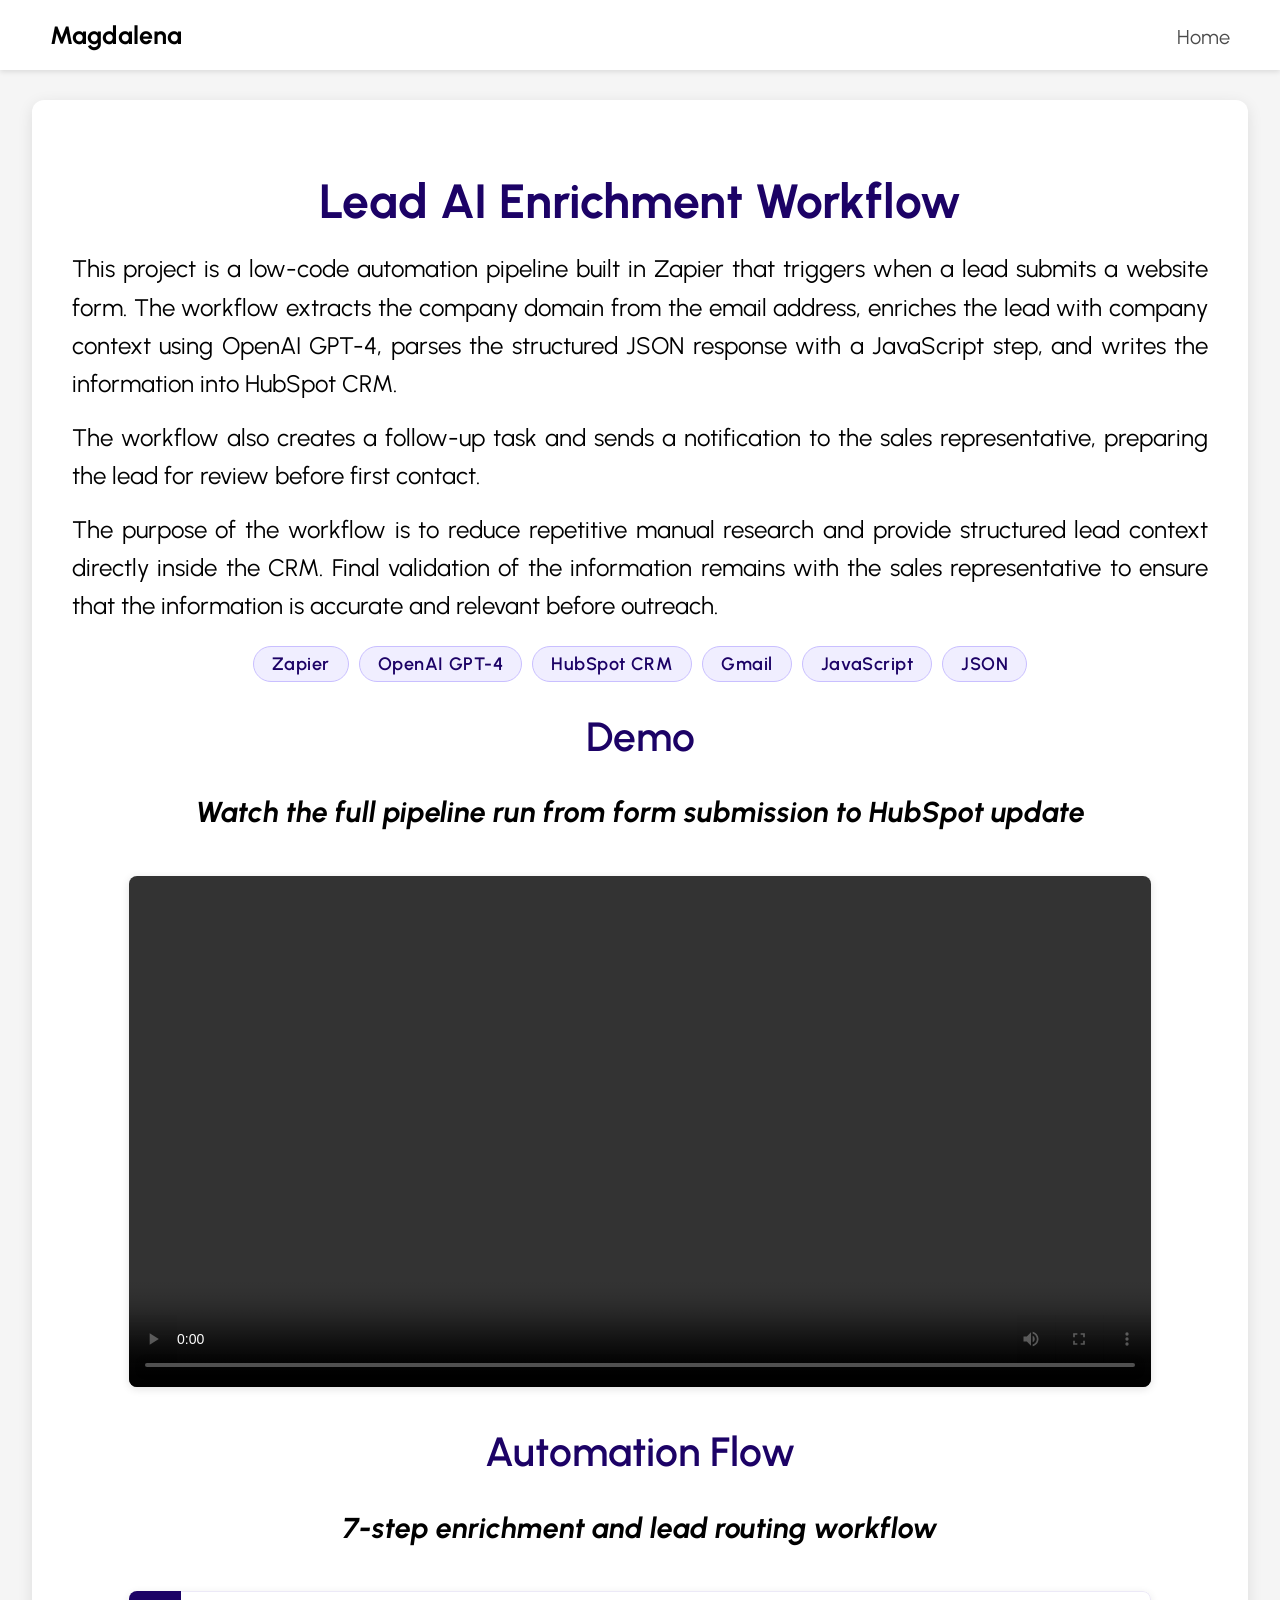
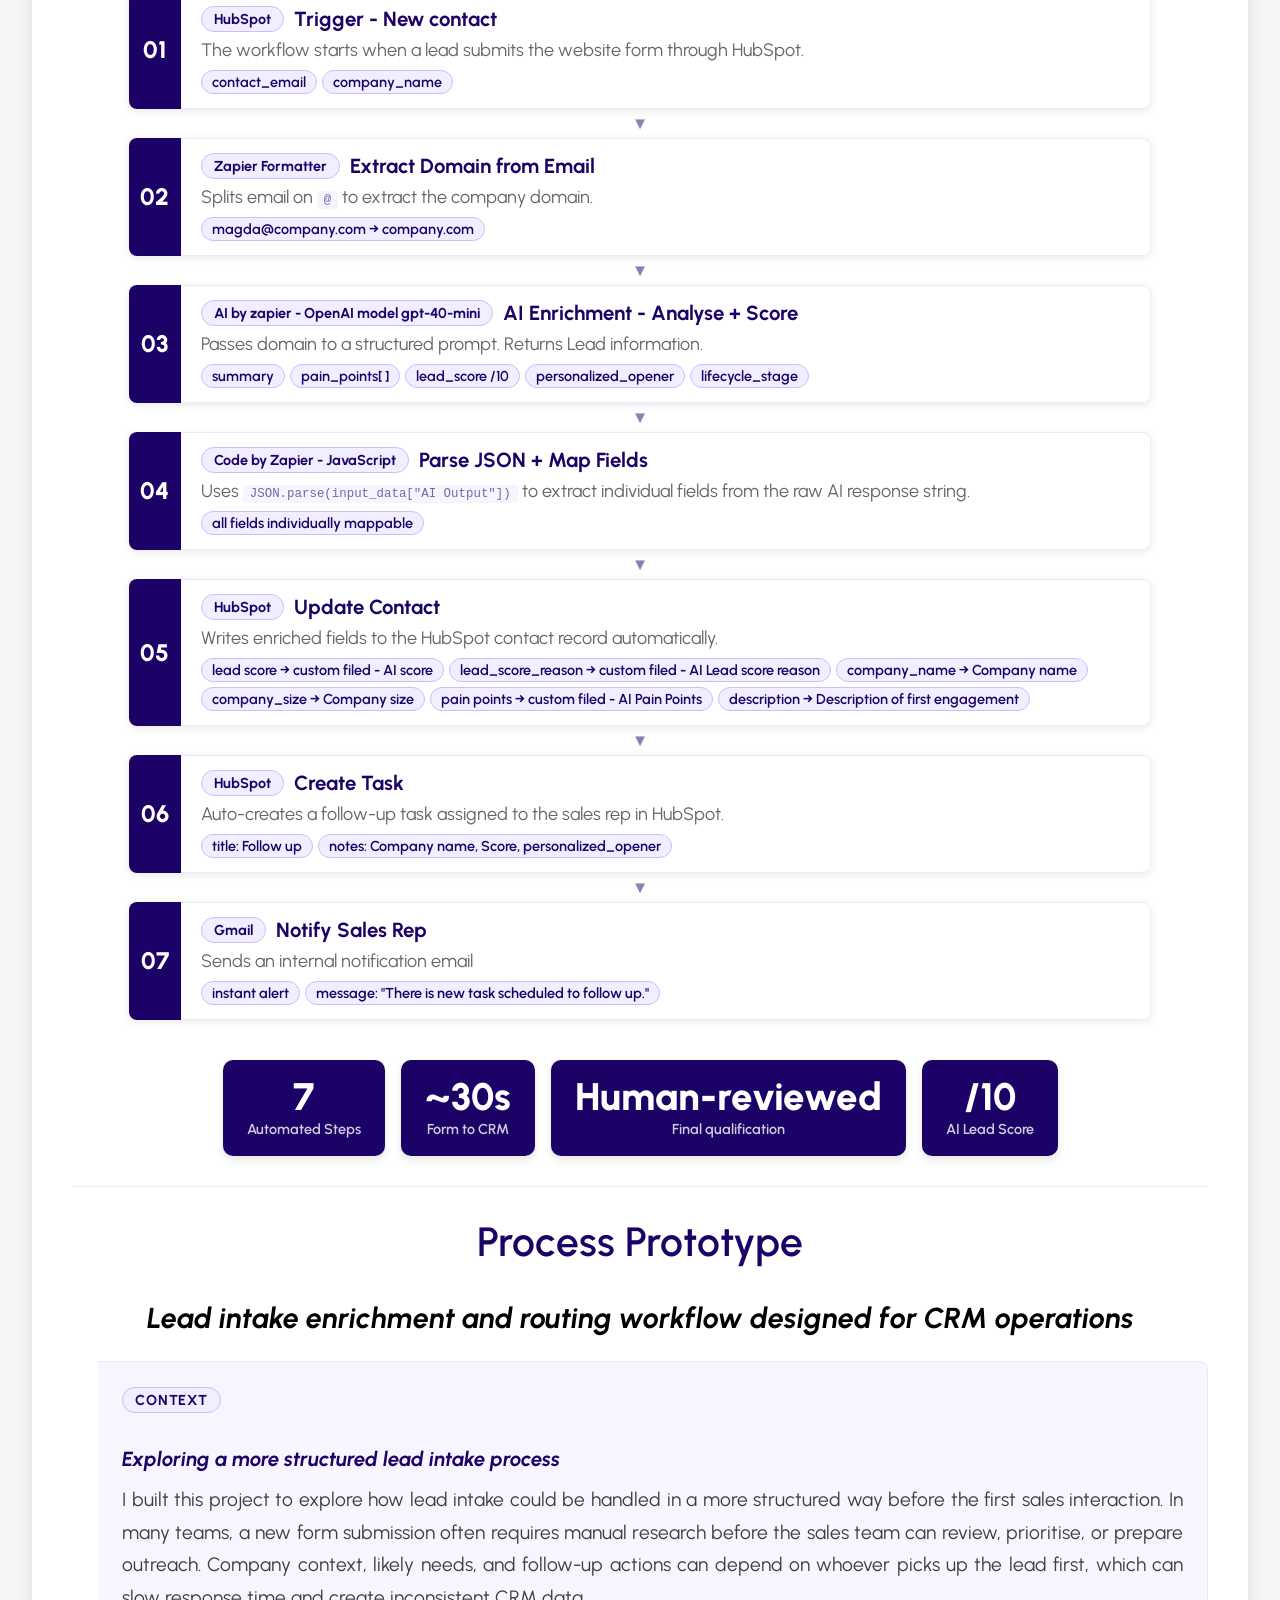
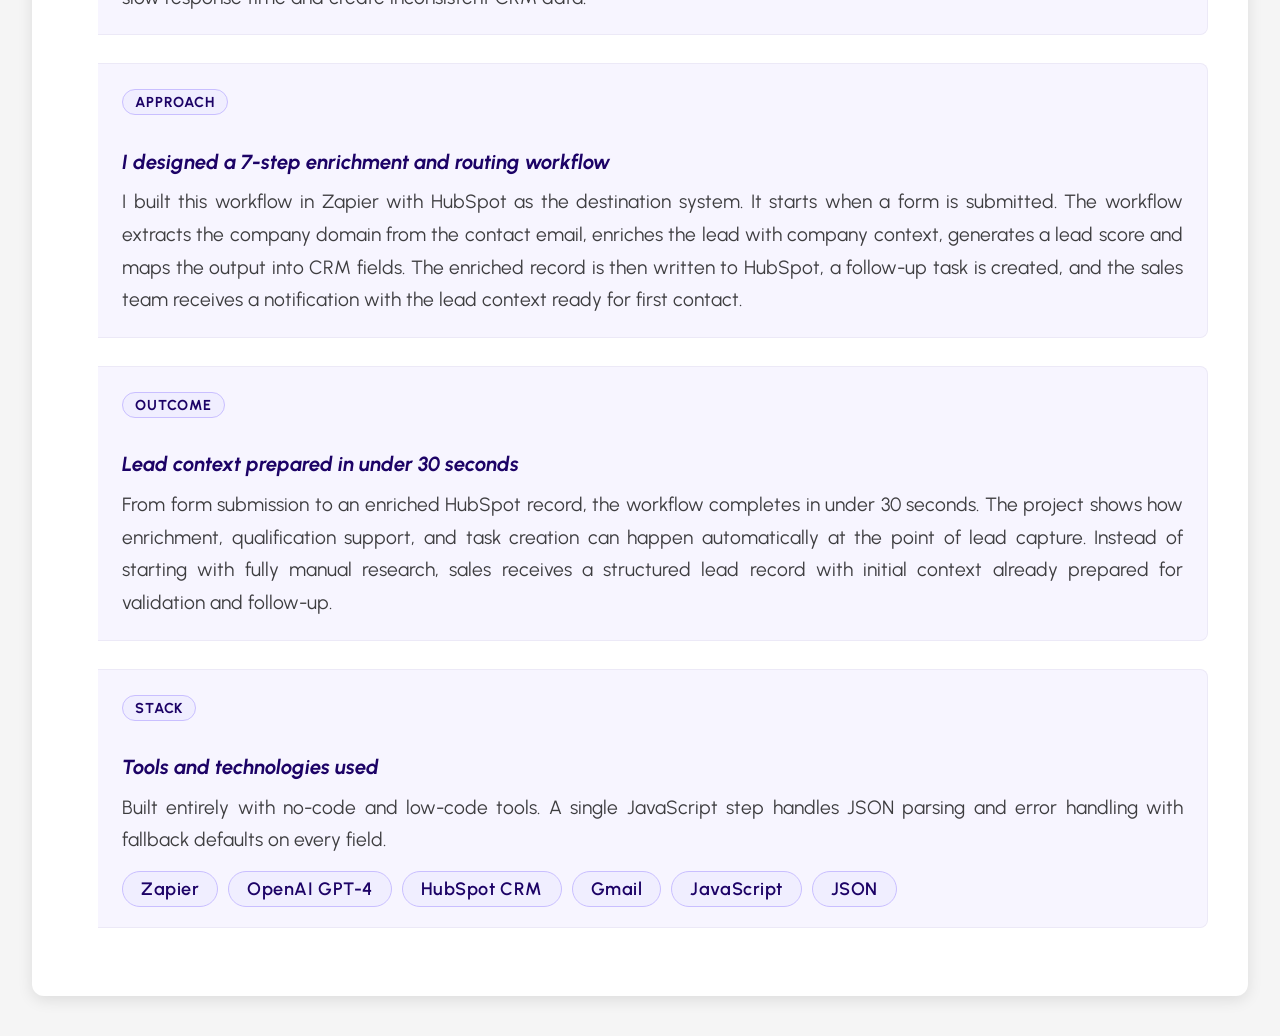
<file: projects/Lead Enrichment workflow.html>
<!DOCTYPE html>
<html lang="en">

<head>
  <meta charset="UTF-8">
  <title>Lead Enrichment Automation Project</title>
  <link href='https://fonts.googleapis.com/css?family=Urbanist' rel='stylesheet'>

  <style>
    body {
      font-family: 'Urbanist';
      font-size: 1.5em;
      margin: 0;
      padding: 0;
      background: #f5f5f5;
      display: flex;
      flex-direction: column;
      align-items: center;
      justify-content: flex-start;
      min-height: 100vh;
    }

    .container {
      max-width: 1300px;
      width: 95%;
      background: white;
      padding: 40px;
      margin: 100px auto 40px;
      border-radius: 12px;
      box-shadow: 0 4px 15px rgba(0,0,0,0.1);
      text-align: justify;
    }

    h1 {
      color: #1c0266;
      margin-bottom: 20px;
      text-align: center;
    }

    h2 {
      color: #1c0266;
      font-size: 1.7em;
      font-weight: 600;
      margin-top: 30px;
      margin-bottom: 15px;
      text-align: center;
    }

    h3 {
      font-size: 1.2em;
      color: #000;
      line-height: 1.6;
      font-style: italic;
      font-weight: bold;
      margin-bottom: 20px;
      text-align: center;
    }

    p {
      margin-bottom: 15px;
      line-height: 1.6;
      margin-top: 15px;
    }

    ul {
      text-align: justify;
      margin-left: 20px;
      line-height: 1.8;
    }

    li {
      margin-bottom: 6px;
    }

    code {
      background: #f0eeff;
      color: #1c0266;
      padding: 2px 7px;
      border-radius: 4px;
      font-size: 0.85em;
      font-family: monospace;
    }

    * {
      box-sizing: border-box;
      font-family: "Urbanist";
    }

    a {
      text-decoration: none;
      color: inherit;
    }

    header {
      width: 100%;
      padding: 20px 50px;
      display: flex;
      justify-content: space-between;
      align-items: center;
      position: fixed;
      top: 0;
      background: white;
      box-shadow: 0 2px 5px rgba(0,0,0,0.1);
      z-index: 100;
    }

    .logo {
      font-size: 25px;
      font-weight: bold;
    }

    nav a {
      margin-left: 25px;
      font-size: 20px;
      opacity: .7;
      position: relative;
      padding-bottom: 4px;
      transition: opacity .2s;
    }

    nav a::after {
      content: "";
      position: absolute;
      left: 0;
      bottom: 0;
      width: 0%;
      height: 2px;
      background: #1c0266;
      transition: width .25s;
    }

    nav a:hover,
    nav a.active {
      opacity: 1;
      font-weight: bold;
    }

    nav a:hover::after,
    nav a.active::after {
      width: 100%;
    }

    /* Tech pills */
    .tech-pills {
      display: flex;
      flex-wrap: wrap;
      gap: 10px;
      justify-content: center;
      margin: 20px 0 30px;
    }

    .pill {
      background: #f0eeff;
      color: #1c0266;
      border: 1px solid #c9bfff;
      border-radius: 20px;
      padding: 6px 18px;
      font-size: 0.75em;
      font-weight: 600;
      letter-spacing: 0.03em;
    }

    /* ── VIDEO EMBED ── */
    .video-wrap {
      width: 90%;
      margin: 40px auto;
      border-radius: 8px;
      overflow: hidden;
      box-shadow: 0 2px 8px rgba(0,0,0,0.12);
      background: #1c0266;
      aspect-ratio: 16/9;
      display: flex;
      flex-direction: column;
      align-items: center;
      justify-content: center;
      gap: 14px;
      color: white;
      cursor: pointer;
      position: relative;
    }

    .video-wrap iframe {
      width: 100%;
      height: 100%;
      border: none;
      display: block;
    }

    .play-circle {
      width: 64px;
      height: 64px;
      border-radius: 50%;
      border: 2px solid rgba(255,255,255,0.5);
      background: rgba(255,255,255,0.15);
      display: flex;
      align-items: center;
      justify-content: center;
      font-size: 24px;
    }

    .video-note {
      font-size: 0.9em;
      font-weight: 700;
      opacity: 0.9;
    }

    .video-sub {
      font-size: 0.65em;
      opacity: 0.5;
    }

    .recording-table {
      width: 100%;
      border-collapse: collapse;
      margin: 20px 0 30px;
      font-size: 0.85em;
    }

    .recording-table th {
      background: #1c0266;
      color: white;
      padding: 10px 14px;
      text-align: left;
      font-weight: 600;
    }

    .recording-table td {
      padding: 9px 14px;
      border-bottom: 1px solid #ece9f7;
      line-height: 1.5;
      vertical-align: top;
    }

    .recording-table tr:nth-child(even) td {
      background: #f7f5ff;
    }

    .recording-table tr:hover td {
      background: #ede9fc;
    }

    .rec-num { color: #1c0266; font-weight: bold; font-family: monospace; }
    .rec-time { color: #7c3aed; font-style: italic; font-family: monospace; font-size: 0.9em; white-space: nowrap; }

    .flow {
      display: flex;
      flex-direction: column;
      align-items: center;
      width: 90%;
      margin: 40px auto;
      gap: 0;
    }

    .flow-step {
      width: 100%;
      display: grid;
      grid-template-columns: 52px 1fr;
      border-radius: 8px;
      overflow: hidden;
      box-shadow: 0 2px 8px rgba(0,0,0,0.09);
    }

    .flow-num {
      background: #1c0266;
      color: white;
      display: flex;
      align-items: center;
      justify-content: center;
      font-size: 1em;
      font-weight: 800;
    }

    .flow-body {
      background: white;
      padding: 14px 20px;
      border: 1px solid #ece9f7;
      border-left: none;
      border-radius: 0 8px 8px 0;
    }

    .flow-header {
      display: flex;
      align-items: center;
      gap: 10px;
      flex-wrap: wrap;
      margin-bottom: 5px;
    }

    .flow-badge {
      background: #f0eeff;
      color: #1c0266;
      border: 1px solid #c9bfff;
      border-radius: 20px;
      padding: 3px 12px;
      font-size: 0.6em;
      font-weight: 700;
      white-space: nowrap;
    }

    .flow-name {
      font-size: 0.85em;
      font-weight: 700;
      color: #1c0266;
    }

    .flow-desc {
      font-size: 0.75em;
      opacity: 0.6;
      line-height: 1.5;
      margin-bottom: 6px;
    }

    .flow-pills {
      display: flex;
      flex-wrap: wrap;
      gap: 5px;
    }

    .flow-pill {
      background: #f0eeff;
      color: #1c0266;
      border: 1px solid #c9bfff;
      border-radius: 20px;
      padding: 2px 10px;
      font-size: 0.6em;
      font-weight: 600;
    }

    .flow-arrow {
      text-align: center;
      color: #1c0266;
      font-size: 0.7em;
      padding: 4px 0;
      opacity: 0.5;
    }

    .stats-row {
      display: flex;
      flex-wrap: wrap;
      justify-content: center;
      gap: 16px;
      margin: 30px 0 10px;
    }

    .stat-box {
      background: #1c0266;
      color: white;
      border-radius: 10px;
      padding: 18px 24px;
      text-align: center;
      min-width: 130px;
      box-shadow: 0 4px 8px rgba(0,0,0,0.1);
    }

    .stat-num {
      font-size: 1.6em;
      font-weight: 800;
      line-height: 1;
      margin-bottom: 4px;
    }

    .stat-label {
      font-size: 0.6em;
      opacity: 0.8;
      font-weight: 600;
    }

    .case-block {
      display: grid;
      grid-template-columns: 6px 1fr;
      gap: 0 20px;
      margin-bottom: 28px;
    }

    .case-content {
      background: #f7f5ff;
      border-radius: 0 8px 8px 0;
      padding: 20px 24px;
      border: 1px solid #ece9f7;
      border-left: none;
    }

    .case-tag {
      display: inline-block;
      background: #f0eeff;
      color: #1c0266;
      border: 1px solid #c9bfff;
      border-radius: 20px;
      padding: 3px 12px;
      font-size: 0.6em;
      font-weight: 700;
      letter-spacing: 0.06em;
      text-transform: uppercase;
      margin-bottom: 10px;
    }

    .case-content h3 {
      font-size: 0.85em;
      text-align: left;
      margin-bottom: 8px;
      color: #1c0266;
    }

    .case-content p {
      font-size: 0.8em;
      margin: 0;
      line-height: 1.7;
      opacity: 0.75;
    }

    .metrics-row {
      display: flex;
      flex-wrap: wrap;
      gap: 12px;
      margin-top: 14px;
    }

    .metric {
      background: #f0eeff;
      border: 1px solid #c9bfff;
      border-radius: 8px;
      padding: 10px 16px;
      text-align: center;
      flex: 1;
      min-width: 100px;
    }

    .metric-num {
      font-size: 1.1em;
      font-weight: 800;
      color: #1c0266;
      line-height: 1;
      margin-bottom: 3px;
    }

    .metric-label {
      font-size: 0.55em;
      opacity: 0.6;
      font-weight: 600;
    }

    .divider {
      border: none;
      border-top: 1px solid #eee;
      margin: 30px 0;
    }
  </style>
</head>

<body>

  <header>
    <a href="../index.html" class="logo">Magdalena</a>
    <nav>
      <a href="../index.html">Home</a>
    </nav>
  </header>

  <div class="container">

    <h1>Lead AI Enrichment Workflow</h1>

    <p>
      This project is a low-code automation pipeline built in Zapier that triggers when a lead submits a website form. 
      The workflow extracts the company domain from the email address, enriches the lead with company context using OpenAI GPT-4, 
      parses the structured JSON response with a JavaScript step, and writes the information into HubSpot CRM.</p>
      <p>The workflow also creates a follow-up task and sends a notification to the sales representative, preparing the lead for review before first contact.</p>
      <p>The purpose of the workflow is to reduce repetitive manual research and provide structured lead context directly inside the CRM.
      Final validation of the information remains with the sales representative to ensure that the information is accurate and relevant before outreach.
    </p>

    <div class="tech-pills">
      <span class="pill">Zapier</span>
      <span class="pill">OpenAI GPT-4</span>
      <span class="pill">HubSpot CRM</span>
      <span class="pill">Gmail</span>
      <span class="pill">JavaScript</span>
      <span class="pill">JSON</span>
    </div>

    <h2>Demo</h2>
    <h3>Watch the full pipeline run from form submission to HubSpot update</h3>

    <video controls style="width: 90%; display: block; margin: 40px auto; border-radius: 8px; box-shadow: 0 2px 8px rgba(0,0,0,0.12);">
    <source src="..\assets\AI Enrichment Lead workflow .mp4" type="video/mp4">
    </video>
  
    <h2>Automation Flow</h2>
    <h3>7-step enrichment and lead routing workflow</h3>

    <div class="flow">

      <div class="flow-step">
        <div class="flow-num">01</div>
        <div class="flow-body">
          <div class="flow-header">
            <span class="flow-badge"> HubSpot</span>
            <span class="flow-name">Trigger -  New contact</span>
          </div>
          <div class="flow-desc">The workflow starts when a lead submits the website form through HubSpot.</div>
          <div class="flow-pills">
            <span class="flow-pill">contact_email</span>
            <span class="flow-pill">company_name</span>
          </div>
        </div>
      </div>

      <div class="flow-arrow">▼</div>

      <div class="flow-step">
        <div class="flow-num">02</div>
        <div class="flow-body">
          <div class="flow-header">
            <span class="flow-badge">Zapier Formatter</span>
            <span class="flow-name">Extract Domain from Email</span>
          </div>
          <div class="flow-desc">Splits email on <code>@</code> to extract the company domain.</div>
          <div class="flow-pills">
            <span class="flow-pill">magda@company.com → company.com</span>
          </div>
        </div>
      </div>

      <div class="flow-arrow">▼</div>

      <div class="flow-step">
        <div class="flow-num">03</div>
        <div class="flow-body">
          <div class="flow-header">
            <span class="flow-badge">AI by zapier - OpenAI model gpt-40-mini</span>
            <span class="flow-name">AI Enrichment - Analyse + Score</span>
          </div>
          <div class="flow-desc">Passes domain to a structured prompt. Returns Lead information.</div>
          <div class="flow-pills">
            <span class="flow-pill">summary</span>
            <span class="flow-pill">pain_points[ ]</span>
            <span class="flow-pill">lead_score /10</span>
            <span class="flow-pill">personalized_opener</span>
            <span class="flow-pill">lifecycle_stage</span>
          </div>
        </div>
      </div>

      <div class="flow-arrow">▼</div>

      <div class="flow-step">
        <div class="flow-num">04</div>
        <div class="flow-body">
          <div class="flow-header">
            <span class="flow-badge">Code by Zapier - JavaScript</span>
            <span class="flow-name">Parse JSON + Map Fields</span>
          </div>
          <div class="flow-desc">
            Uses <code>JSON.parse(input_data["AI Output"])</code> to extract individual fields from the raw AI response string.
          </div>
          <div class="flow-pills">
            <span class="flow-pill">all fields individually mappable</span>
          </div>
        </div>
      </div>

      <div class="flow-arrow">▼</div>

      <div class="flow-step">
        <div class="flow-num">05</div>
        <div class="flow-body">
          <div class="flow-header">
            <span class="flow-badge">HubSpot</span>
            <span class="flow-name">Update Contact</span>
          </div>
          <div class="flow-desc">Writes enriched fields to the HubSpot contact record automatically.</div>
          <div class="flow-pills">
            <span class="flow-pill">lead score → custom filed - AI score</span>
            <span class="flow-pill">lead_score_reason → custom filed - AI Lead score reason</span>
            <span class="flow-pill">company_name → Company name </span>
            <span class="flow-pill">company_size → Company size </span>
            <span class="flow-pill">pain points → custom filed - AI Pain Points</span>
            <span class="flow-pill">description → Description of first engagement </span>
          </div>
        </div>
      </div>

      <div class="flow-arrow">▼</div>

      <div class="flow-step">
        <div class="flow-num">06</div>
        <div class="flow-body">
          <div class="flow-header">
            <span class="flow-badge">HubSpot</span>
            <span class="flow-name">Create Task</span>
          </div>
          <div class="flow-desc">Auto-creates a follow-up task assigned to the sales rep in HubSpot.</div>
          <div class="flow-pills">
            <span class="flow-pill">title: Follow up</span>
            <span class="flow-pill">notes: Company name, Score, personalized_opener</span>
          </div>
        </div>
      </div>

      <div class="flow-arrow">▼</div>

      <div class="flow-step">
        <div class="flow-num">07</div>
        <div class="flow-body">
          <div class="flow-header">
            <span class="flow-badge">Gmail</span>
            <span class="flow-name">Notify Sales Rep</span>
          </div>
          <div class="flow-desc">Sends an internal notification email</div>
          <div class="flow-pills">
            <span class="flow-pill">instant alert</span>
            <span class="flow-pill"> message: "There is new task scheduled to follow up."</span>
          </div>
        </div>
      </div>

    </div>

    <div class="stats-row">
      <div class="stat-box"><div class="stat-num">7</div><div class="stat-label">Automated Steps</div></div>
      <div class="stat-box"><div class="stat-num">~30s</div><div class="stat-label">Form to CRM</div></div>
      <div class="stat-box"><div class="stat-num">Human-reviewed</div><div class="stat-label">Final qualification</div></div>
      <div class="stat-box"><div class="stat-num">/10</div><div class="stat-label">AI Lead Score</div></div>
    </div>

    <hr class="divider">

    <h2>Process Prototype</h2>
    <h3>Lead intake enrichment and routing workflow designed for CRM operations</h3>

    <div class="case-block">
      <div class="case-bar"></div>
      <div class="case-content">
        <span class="case-tag">Context</span>
        <h3>Exploring a more structured lead intake process</h3>
        <p>
          I built this project to explore how lead intake could be handled in a more structured way before the first sales interaction.
          In many teams, a new form submission often requires manual research before the sales team can review, prioritise, or prepare outreach.
          Company context, likely needs, and follow-up actions can depend on whoever picks up the lead first, 
          which can slow response time and create inconsistent CRM data.
    </p>
  </div>
      
    </div>

    <div class="case-block">
      <div class="case-bar"></div>
      <div class="case-content">
        <span class="case-tag">Approach</span>
        <h3>I designed a 7-step enrichment and routing workflow</h3>
        <p>
        I built this workflow in Zapier with HubSpot as the destination system. 
        It starts when a form is submitted. The workflow extracts the company domain from the contact email, 
        enriches the lead with company context, generates a lead score and maps the output into CRM fields. 
        The enriched record is then written to HubSpot, a follow-up task is created, and the sales team receives a notification with the lead context ready for first contact.
        </p>
      </div>
    </div>

    <div class="case-block">
      <div class="case-bar"></div>
      <div class="case-content">
        <span class="case-tag">Outcome</span>
        <h3>Lead context prepared in under 30 seconds</h3>
        <p>
          From form submission to an enriched HubSpot record, the workflow completes in under 30 seconds.
          The project shows how enrichment, qualification support, and task creation can happen automatically at the point of lead capture.
         Instead of starting with fully manual research, sales receives a structured lead record with initial context already prepared for validation and follow-up.
        </p>
     </div>
    </div>
    
    <div class="case-block">
      <div class="case-bar"></div>
      <div class="case-content">
        <span class="case-tag">Stack</span>
        <h3>Tools and technologies used</h3>
        <p>
          Built entirely with no-code and low-code tools. A single JavaScript step handles
          JSON parsing and error handling with fallback defaults on every field.
        </p>
        <div style="margin-top: 14px;">
          <div class="tech-pills" style="justify-content: flex-start; margin: 0;">
            <span class="pill">Zapier</span>
            <span class="pill">OpenAI GPT-4</span>
            <span class="pill">HubSpot CRM</span>
            <span class="pill">Gmail</span>
            <span class="pill">JavaScript</span>
            <span class="pill">JSON</span>
          </div>
        </div>
      </div>
    </div>
  </div>
</body>
</html>
</file>
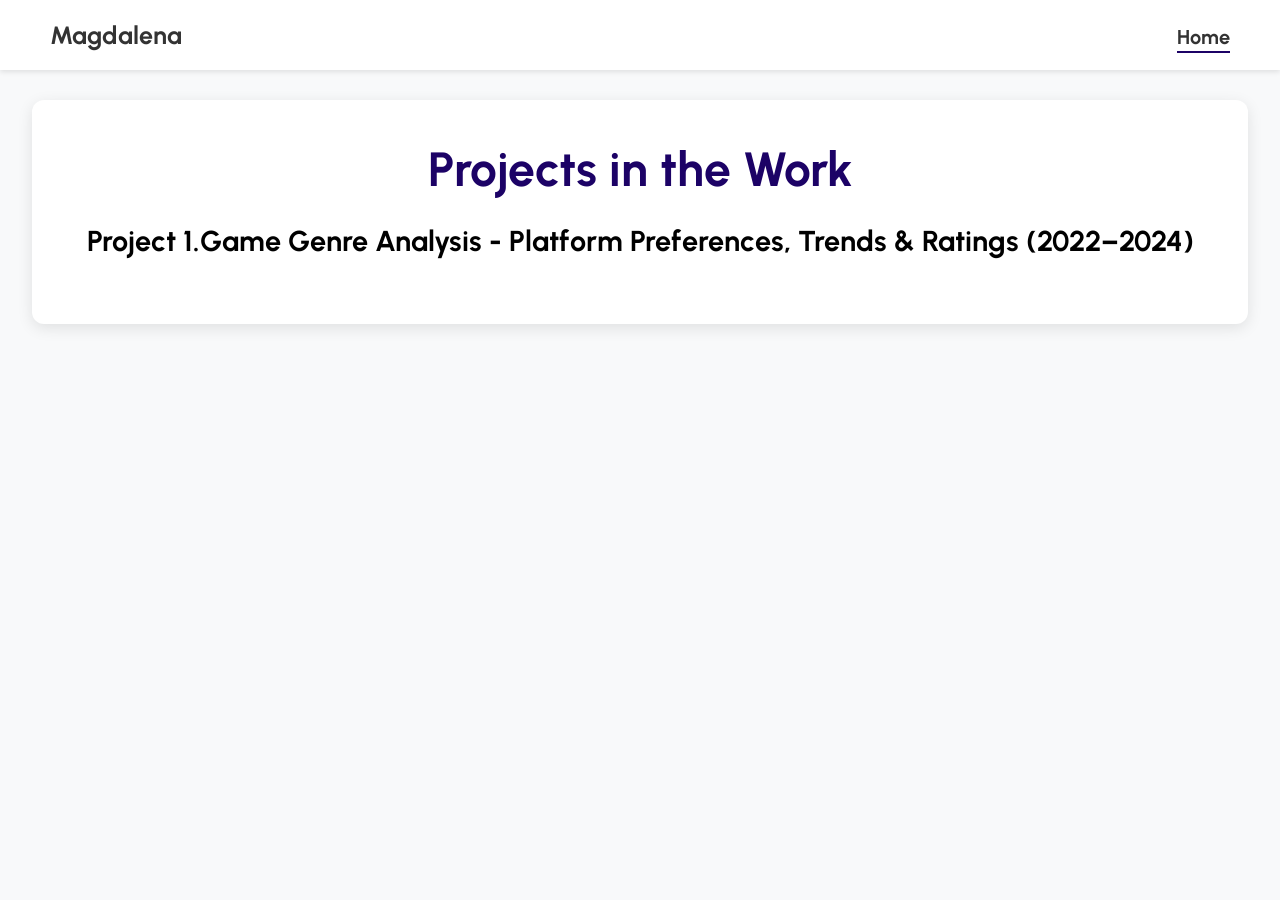
<file: projects/other.html>
<!DOCTYPE html>
<html lang="en">

<head>
  <meta charset="UTF-8">
  <title>Projects in the Works</title>
  <link href='https://fonts.googleapis.com/css?family=Urbanist' rel='stylesheet'>

  <style>
    body {
      font-family: 'Urbanist';
      font-size: 1.5em;;
      margin: 0;
      padding: 0;
      background: #f5f5f5;
      display: flex;
      flex-direction: column;
      align-items: center;
      justify-content: flex-start;
      min-height: 100vh;
    }

    .container {
      max-width: 1300px;
      width: 95%;
      background: white;
      padding: 40px;
      margin: 100px auto 40px; 
      border-radius: 12px;
      box-shadow: 0 4px 15px rgba(0,0,0,0.1);
      text-align: justify;
    }
     h1 {
      color: #1c0266;
      margin-bottom: 20px;
      text-align: center;
    }
    
    h2 {
      font-size: 1.2em;
      color: #000;
      line-height: 1.6;
      margin-bottom: 20px;
      text-align: center;
    }

    p {
      margin-bottom: 15px;
      line-height: 1.6;
      margin-top: 15px;
     }
    
    * {
      margin: 0;
      padding: 0;
      box-sizing: border-box;
      font-family: "Urbanist";
    }

    body {
      background: #f8f9fa;
      color: #333;
    }

    a {
      text-decoration: none;
      color: inherit;
    }

    header {
      width: 100%;
      padding: 20px 50px;
      display: flex;
      justify-content: space-between;
      align-items: center;
      position: fixed;
      top: 0;
      background: white;
      box-shadow: 0 2px 5px rgba(0,0,0,0.1);
      z-index: 100;
  }

    .logo {
      font-size: 25px;
      font-weight: bold;
    }

    nav a {
      margin-left: 25px;
      font-size: 20px;
      opacity: .7;
      position: relative;
      padding-bottom: 4px;
      transition: opacity .2s;
    }

    nav a::after {
      content: "";
      position: absolute;
      left: 0;
      bottom: 0;
      width: 0%;
      height: 2px;
      background: #1c0266;
      transition: width .25s;
    }

    nav a:hover,
    nav a.active {
      opacity: 1;
      font-weight: bold;
    }

    nav a:hover::after,
    nav a.active::after {
      width: 100%;
    }

  </style>
</head>
<body>

  <header>
  <a href="../index.html" class="logo">Magdalena</a>
  <nav>
    <a href="../index.html" class="active">Home</a>
  </nav>
</header>

  <div class="container">
    <h1>Projects in the Work</h1>
   
    <h2>Project 1.Game Genre Analysis - Platform Preferences, Trends & Ratings (2022–2024) <h2>
   
  
  </div>
</body>
</html>
</file>
<file: style.css>
@import url('https://fonts.googleapis.com/css?family=Urbanist');

:root {
  --base-font: 16px; 
}

* {
  margin: 0;
  padding: 0;
  box-sizing: border-box;
  font-family: "Urbanist";
}

body {
  background: #f8f9fa;
  color: #333;
  font-size: var(--base-font);
}

a {
  text-decoration: none;
  color: inherit;
}


header {
  width: 100%;
  padding: 20px 50px;
  display: flex;
  justify-content: space-between;
  align-items: center;
  position: fixed;
  top: 0;
  background: white;
  box-shadow: 0 2px 5px rgba(0,0,0,0.1);
  z-index: 100;
}

.logo {
  font-size: calc(var(--base-font) * 1.5625);
  font-weight: bold;
}


nav a {
  margin-left: calc(var(--base-font) * 1.5625); 
  font-size: calc(var(--base-font) * 1.25);    
  opacity: .7;
  position: relative;
  padding-bottom: 4px;
  transition: opacity .2s;
}

nav a::after {
  content: "";
  position: absolute;
  left: 0;
  bottom: 0;
  width: 0%;
  height: 2px;
  background: #1c0266;
  transition: width .25s;
}

nav a:hover,
nav a.active {
  opacity: 1;
  font-weight: bold;
}

nav a:hover::after,
nav a.active::after {
  width: 100%;
}


main {
  padding-top: 120px;
}

section {
  display: block;
  width: 100%;
  padding: 60px 50px;
}


h2 {
  font-size: calc(var(--base-font) * 3.125);   
  margin-bottom: calc(var(--base-font) * 4.375); 
}

.home {
  display: flex;
  justify-content: center;
  align-items: center;
  gap: 40px;
  padding: 60px 50px;
}

.home-img img {
  width: 290px;
  height: 450px;
  object-fit: cover;
  border-radius: 100px;
  border: 4px solid #ddd;
  -webkit-user-drag: none;
  -webkit-touch-callout: none;
  user-select: none;
}

.home-content h1 {
  font-size: calc(var(--base-font) * 3.75);    
  margin-bottom: calc(var(--base-font) * 0.625);
  text-align: left;
}

.home-content p {
  font-size: calc(var(--base-font) * 1.65);   
  margin-bottom: calc(var(--base-font) * 1.875); 
  max-width: 75rem; 
  text-align: left;
}


.Projects {
  padding: 60px 50px;
  display: flex;
  flex-direction: column;
  align-items: center;
  text-align: center;
}

.project-grid {
  display: flex;
  justify-content: center;
  color: white;
  gap: 20px;
  margin-top: 25px;
  flex-wrap: wrap;
}

.project-card {
  background: #1c0266;
  display: flex;
  justify-content: center;
  align-items: center;
  font-weight: bold;
  box-shadow: 0 4px 8px rgba(0,0,0,0.1);
  transition: .2s;
  font-size: calc(var(--base-font) * 1.25);  
  width: calc(var(--base-font) * 18.75);      
  height: calc(var(--base-font) * 25);       
  border-radius: calc(var(--base-font) * 0.625);
}

.project-card:hover {
  transform: translateY(-5px);
}

.Skills, .Experience, .Contact {
  font-size: calc(var(--base-font) * 1.875);  
  display: flex;
  flex-direction: column;
  align-items: center;
  padding: calc(var(--base-font) * 3.75) calc(var(--base-font) * 3.125);
}

ul {
  list-style:none; 
  text-align: justify;
  padding-left: 300px;
  margin: 0;
}
ul li {
  position: relative;
  padding-left: 60px;
  margin-bottom: 30px; 
  width: 80%;
}

ul li::before {
  left:0; 
  content: "➤";
  color: #1c0266; 
  position:absolute;  
}

.IT-skills {
  margin-top: 20px;
  color: white;
  width: 80%;
}

.IT-skills h3 {
  font-size: calc(var(--base-font) * 2.5);     
  margin-bottom: calc(var(--base-font) * 2.5); 
  text-align: center;
  color: #333;
}

.tool-windows {
  display: flex;
  flex-wrap: wrap;
  justify-content: center;
  gap: calc(var(--base-font) * 0.5);
}


.tool-card {
  background-color: #1c0266;
  white-space: nowrap;       
  overflow: hidden;          
  text-overflow: ellipsis;   
  font-size: calc(var(--base-font) * 1.5);
  padding: calc(var(--base-font) * 0.5) calc(var(--base-font) * 1);
  border-radius: calc(var(--base-font) * 0.5);
  box-shadow: 0 calc(var(--base-font) * 0.25) calc(var(--base-font) * 0.5) rgba(0, 0, 0, 0.1);
  text-align: center;
  min-width: calc(var(--base-font) * 6.25);
  max-width: 190px;   
  flex: 1 1 auto;
  overflow: hidden;
  text-overflow: ellipsis;
}

.tool-card:hover {
  transform: translateY(-3px);
  box-shadow: 0 6px 12px rgba(0, 0, 0, 0.15);
}

.timeline {
  position: relative;
  display: flex;
  justify-content: space-between;
  align-items: center;
  margin: 120px auto;
  max-width: 1100px;
  width: 100%;
}

.timeline::before {
  content: "";
  position: absolute;
  top: 50%;
  left: 0;
  width: 100%;
  height: 5px;
  background:#333;
  z-index: 1;
  transform: translateY(-50%); 
}

.item {
  position: relative;
  text-align: center;
  width: 350px; 
}

.dot {
  width: 25px;
  height: 25px;
  background: #1c0266;
  border-radius: 50%;
  margin: 0 auto;
  position: relative;
  z-index: 3;
}

.date {
  font-size: calc(var(--base-font) * 1.5625);  
  font-weight: bold;
  margin-bottom: calc(var(--base-font) * 0.625); 
}

.desc {
  font-size: calc(var(--base-font) * 1.25);    
  margin-top: calc(var(--base-font) * 0.625);  
  width: calc(var(--base-font) * 11.25);       
  word-wrap: break-word;
}


.item.top .date {
  position: absolute;
  top: -60px;
  left: 50%;
  transform: translateX(-50%);
}

.item.top .desc {
  position: absolute;
  top: 40px;
  left: 50%;
  transform: translateX(-50%);
}


.item.bottom .date {
  position: absolute;
  bottom: -60px;
  left: 50%;
  transform: translateX(-50%);
}

.item.bottom .desc {
  position: absolute;
  bottom: 40px;
  left: 50%;
  transform: translateX(-50%);
}

.label {
  width: 100%;
  font-size: 14px;
  line-height: 1.3;
  padding: 5px 10px;
  position: absolute;
  left: 50%;
  transform: translateX(-50%);
}

.label.top {
  bottom: 30px;
}

.label.bottom {
  top: 30px;
}

.contact-links {
  display: flex;
  justify-content: center;
  gap: 25px;
  margin-top: 20px;
}

.contact-icon {
  font-size: calc(var(--base-font) * 1.25); 
  display: flex;
  align-items: center;
  gap: 8px;
  text-decoration: none;
  color:white;
  padding: 10px 20px;
  border-radius: 8px;
  background: #1c0266;
  box-shadow: 0 4px 8px rgba(0,0,0,0.1);
  transition: .2s;
}

.contact-icon:hover {
  transform: translateY(-3px);
  color: white;
}



@media (max-width: 900px) {

  :root { --base-font: 14px; }

  header {
    padding: 15px 25px;
    flex-wrap: wrap;
  }

  .home {
    gap: 25px;
    padding: 40px 25px;
  }

  .home-img img {
    width: 220px;
    height: 220px;
  }

  ul {
    padding-left: 50px; 
    width: 100%;
  }

  ul li {
    padding-left: 40px; 
    margin-bottom: 20px;
  }

  .item {
    width: 200px; 
    margin: 20px;  
  }

  .item.top .date,
  .item.bottom .date,
  .item.top .desc,
  .item.bottom .desc {
    font-size: 18px; 
  }

  .desc {
    width: 150px; 
  }
}



@media (max-width: 600px) {

  :root { --base-font: 12px; }


  header {
    flex-direction: column;
    align-items: flex-start;
    gap: 6px;
    padding: 12px 16px;
  }

  .logo {
    font-size: 22px;
  }

  nav {
    display: flex;
    flex-wrap: wrap;
    gap: 4px 0;
  }

  nav a {
    margin-left: 0;
    margin-right: 14px;
    font-size: 14px;
  }


  main {
    padding-top: 100px;
  }


  .home {
    flex-direction: column;
    align-items: center;
    text-align: left;
    padding: 24px 16px;
    gap: 20px;
  }

  .home-img img {
    width: 130px;
    height: 130px;
    border-radius: 50%;
  }

  .home-content h1 {
    font-size: 26px;
    margin-bottom: 10px;
  }

  .home-content p {
    font-size: 15px;
    margin-bottom: 12px;
    max-width: 100%;
  }


  h2 {
    font-size: 28px;
    margin-bottom: 24px;
    text-align: center;
  }

  .Projects {
    padding: 32px 16px;
  }

  .project-card {
    width: 90%;
    height: 100px;
    font-size: 16px;
    padding: 16px;
    text-align: center;
  }


  .Skills {
    padding: 32px 16px;
    font-size: 15px;
  }

  ul {
    padding-left: 0;
    width: 100%;
  }

  ul li {
    padding-left: 28px;
    margin-bottom: 14px;
    width: 100%;
    font-size: 15px;
  }

  ul li::before {
    font-size: 13px;
  }

  .IT-skills {
    width: 100%;
  }

  .IT-skills h3 {
    font-size: 20px;
    margin-bottom: 16px;
  }

  .tool-card {
    font-size: 13px;
    padding: 6px 12px;
  }


  .Experience {
    padding: 32px 16px;
  }

  .timeline {
    flex-direction: column;
    align-items: flex-start;
    margin: 20px auto;
    gap: 0;
    padding-left: 32px; 
  }

  .timeline::before {
    top: 0;
    left: 16px;
    width: 4px;
    height: 100%;
    transform: none;
  }


  .item,
  .item.top,
  .item.bottom {
    position: relative;
    display: flex;
    flex-direction: column;
    align-items: flex-start;
    width: 100%;
    padding: 0 0 32px 28px;
    text-align: left;
  }


  .dot {
    position: absolute;
    left: -20px;
    top: 4px;
    width: 16px;
    height: 16px;
    margin: 0;
  }


  .item.top .date,
  .item.bottom .date {
    position: static;
    transform: none;
    font-size: 15px;
    font-weight: bold;
    margin-bottom: 4px;
  }

  .item.top .desc,
  .item.bottom .desc {
    position: static;
    transform: none;
    font-size: 13px;
    width: 100%;
    margin-top: 2px;
    word-wrap: break-word;
  }

  /* --- Contact --- */
  .Contact {
    padding: 32px 16px;
  }

  .contact-links {
    flex-direction: column;
    align-items: center;
    gap: 12px;
  }
}
</file>
